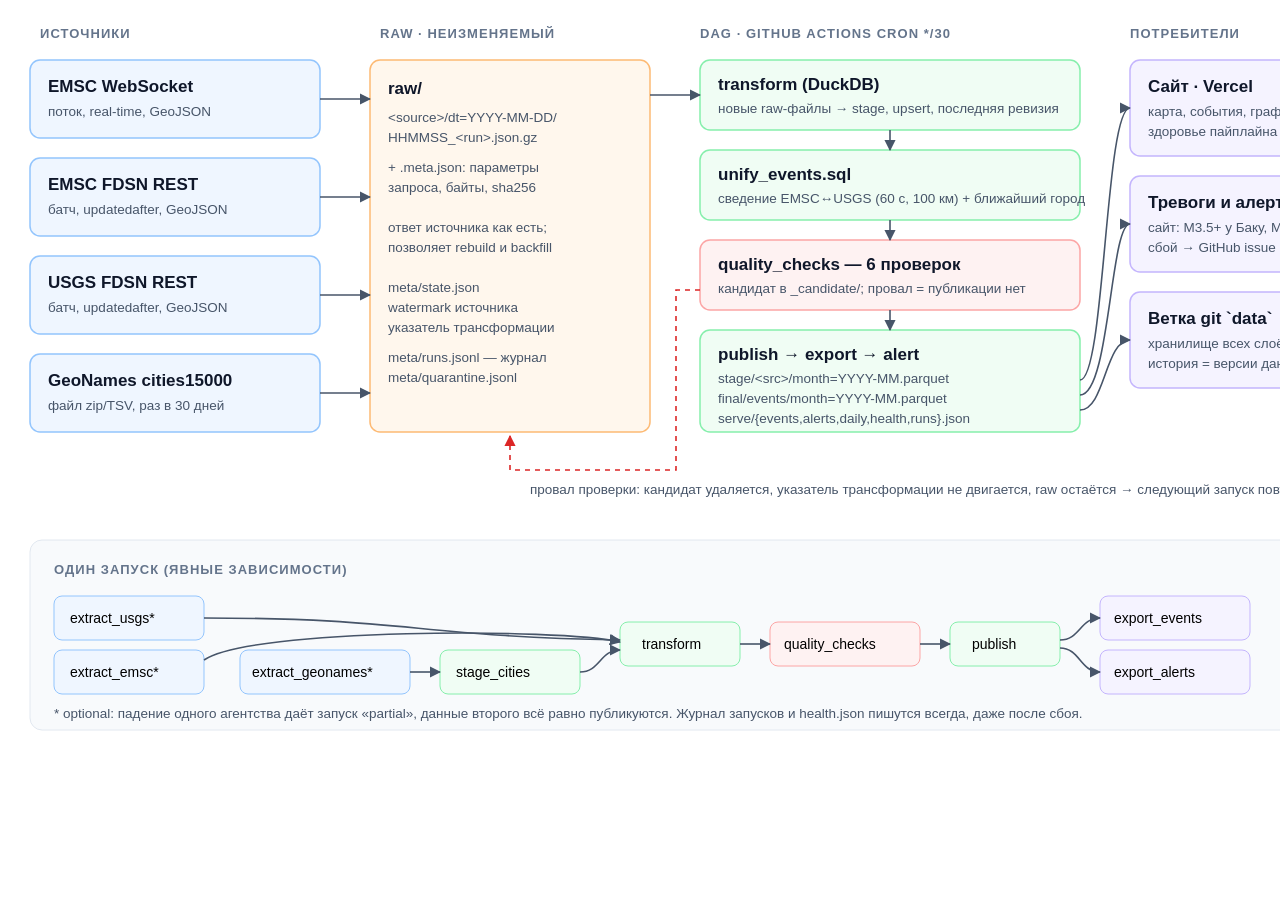
<file: docs/assets/arch.html>
<!doctype html>
<html><head><meta charset="utf-8">
<style>
  body { margin: 0; background: #fff; font-family: "Segoe UI", Inter, sans-serif; }
  svg text { font-family: "Segoe UI", Inter, sans-serif; }
</style></head>
<body>
<svg width="1400" height="760" viewBox="0 0 1400 760" xmlns="http://www.w3.org/2000/svg">
  <defs>
    <marker id="a" viewBox="0 0 10 10" refX="9" refY="5" markerWidth="7" markerHeight="7" orient="auto-start-reverse">
      <path d="M0,0 L10,5 L0,10 z" fill="#475569"/></marker>
    <marker id="r" viewBox="0 0 10 10" refX="9" refY="5" markerWidth="7" markerHeight="7" orient="auto-start-reverse">
      <path d="M0,0 L10,5 L0,10 z" fill="#dc2626"/></marker>
  </defs>
  <style>
    .box { fill: #f8fafc; stroke: #cbd5e1; stroke-width: 1.5; rx: 10; }
    .src { fill: #eff6ff; stroke: #93c5fd; }
    .lay { fill: #fff7ed; stroke: #fdba74; }
    .task { fill: #f0fdf4; stroke: #86efac; }
    .gate { fill: #fef2f2; stroke: #fca5a5; }
    .out { fill: #f5f3ff; stroke: #c4b5fd; }
    .t { font-size: 17px; font-weight: 600; fill: #0f172a; }
    .s { font-size: 13.5px; fill: #475569; }
    .h { font-size: 13px; font-weight: 700; letter-spacing: .08em; fill: #64748b; }
    .l { stroke: #475569; stroke-width: 1.6; fill: none; marker-end: url(#a); }
    .d { stroke: #dc2626; stroke-width: 1.6; fill: none; stroke-dasharray: 5 5; marker-end: url(#r); }
  </style>

  <text x="40" y="38" class="h">ИСТОЧНИКИ</text>
  <text x="380" y="38" class="h">RAW · НЕИЗМЕНЯЕМЫЙ</text>
  <text x="700" y="38" class="h">DAG · GITHUB ACTIONS CRON */30</text>
  <text x="1130" y="38" class="h">ПОТРЕБИТЕЛИ</text>

  <!-- sources -->
  <rect class="box src" x="30" y="60" width="290" height="78"/>
  <text x="48" y="92" class="t">EMSC WebSocket</text>
  <text x="48" y="116" class="s">поток, real-time, GeoJSON</text>
  <rect class="box src" x="30" y="158" width="290" height="78"/>
  <text x="48" y="190" class="t">EMSC FDSN REST</text>
  <text x="48" y="214" class="s">батч, updatedafter, GeoJSON</text>
  <rect class="box src" x="30" y="256" width="290" height="78"/>
  <text x="48" y="288" class="t">USGS FDSN REST</text>
  <text x="48" y="312" class="s">батч, updatedafter, GeoJSON</text>
  <rect class="box src" x="30" y="354" width="290" height="78"/>
  <text x="48" y="386" class="t">GeoNames cities15000</text>
  <text x="48" y="410" class="s">файл zip/TSV, раз в 30 дней</text>

  <!-- raw -->
  <rect class="box lay" x="370" y="60" width="280" height="372"/>
  <text x="388" y="94" class="t">raw/</text>
  <text x="388" y="122" class="s">&lt;source&gt;/dt=YYYY-MM-DD/</text>
  <text x="388" y="142" class="s">HHMMSS_&lt;run&gt;.json.gz</text>
  <text x="388" y="172" class="s">+ .meta.json: параметры</text>
  <text x="388" y="192" class="s">запроса, байты, sha256</text>
  <text x="388" y="232" class="s">ответ источника как есть;</text>
  <text x="388" y="252" class="s">позволяет rebuild и backfill</text>
  <text x="388" y="292" class="s">meta/state.json</text>
  <text x="388" y="312" class="s">  watermark источника</text>
  <text x="388" y="332" class="s">  указатель трансформации</text>
  <text x="388" y="362" class="s">meta/runs.jsonl — журнал</text>
  <text x="388" y="382" class="s">meta/quarantine.jsonl</text>

  <path class="l" d="M320 99 H370"/>
  <path class="l" d="M320 197 H370"/>
  <path class="l" d="M320 295 H370"/>
  <path class="l" d="M320 393 H370"/>

  <!-- dag -->
  <rect class="box task" x="700" y="60" width="380" height="70"/>
  <text x="718" y="90" class="t">transform  (DuckDB)</text>
  <text x="718" y="113" class="s">новые raw-файлы → stage, upsert, последняя ревизия</text>
  <rect class="box task" x="700" y="150" width="380" height="70"/>
  <text x="718" y="180" class="t">unify_events.sql</text>
  <text x="718" y="203" class="s">сведение EMSC↔USGS (60 с, 100 км) + ближайший город</text>
  <rect class="box gate" x="700" y="240" width="380" height="70"/>
  <text x="718" y="270" class="t">quality_checks — 6 проверок</text>
  <text x="718" y="293" class="s">кандидат в _candidate/; провал = публикации нет</text>
  <rect class="box task" x="700" y="330" width="380" height="102"/>
  <text x="718" y="360" class="t">publish → export → alert</text>
  <text x="718" y="383" class="s">stage/&lt;src&gt;/month=YYYY-MM.parquet</text>
  <text x="718" y="403" class="s">final/events/month=YYYY-MM.parquet</text>
  <text x="718" y="423" class="s">serve/{events,alerts,daily,health,runs}.json</text>

  <path class="l" d="M650 95 H700"/>
  <path class="l" d="M890 130 V150"/>
  <path class="l" d="M890 220 V240"/>
  <path class="l" d="M890 310 V330"/>
  <path class="d" d="M700 290 H676 V470 H510 V436"/>
  <text x="530" y="494" class="s" fill="#dc2626">провал проверки: кандидат удаляется, указатель трансформации не двигается, raw остаётся → следующий запуск повторит</text>

  <!-- outputs -->
  <rect class="box out" x="1130" y="60" width="240" height="96"/>
  <text x="1148" y="92" class="t">Сайт · Vercel</text>
  <text x="1148" y="116" class="s">карта, события, графики,</text>
  <text x="1148" y="136" class="s">здоровье пайплайна</text>
  <rect class="box out" x="1130" y="176" width="240" height="96"/>
  <text x="1148" y="208" class="t">Тревоги и алерты</text>
  <text x="1148" y="232" class="s">сайт: M3.5+ у Баку, M5+;</text>
  <text x="1148" y="252" class="s">сбой → GitHub issue</text>
  <rect class="box out" x="1130" y="292" width="240" height="96"/>
  <text x="1148" y="324" class="t">Ветка git `data`</text>
  <text x="1148" y="348" class="s">хранилище всех слоёв,</text>
  <text x="1148" y="368" class="s">история = версии данных</text>
  <path class="l" d="M1080 380 C1105 380 1105 108 1130 108"/>
  <path class="l" d="M1080 395 C1110 395 1110 224 1130 224"/>
  <path class="l" d="M1080 410 C1105 410 1105 340 1130 340"/>

  <!-- footer band -->
  <rect x="30" y="540" width="1340" height="190" rx="12" fill="#f8fafc" stroke="#e2e8f0"/>
  <text x="54" y="574" class="h">ОДИН ЗАПУСК (ЯВНЫЕ ЗАВИСИМОСТИ)</text>
  <g font-size="14">
    <rect x="54"  y="596" width="150" height="44" rx="8" fill="#eff6ff" stroke="#93c5fd"/><text x="70"  y="623">extract_usgs*</text>
    <rect x="54"  y="650" width="150" height="44" rx="8" fill="#eff6ff" stroke="#93c5fd"/><text x="70"  y="677">extract_emsc*</text>
    <rect x="240" y="650" width="170" height="44" rx="8" fill="#eff6ff" stroke="#93c5fd"/><text x="252" y="677">extract_geonames*</text>
    <rect x="440" y="650" width="140" height="44" rx="8" fill="#f0fdf4" stroke="#86efac"/><text x="456" y="677">stage_cities</text>
    <rect x="620" y="622" width="120" height="44" rx="8" fill="#f0fdf4" stroke="#86efac"/><text x="642" y="649">transform</text>
    <rect x="770" y="622" width="150" height="44" rx="8" fill="#fef2f2" stroke="#fca5a5"/><text x="784" y="649">quality_checks</text>
    <rect x="950" y="622" width="110" height="44" rx="8" fill="#f0fdf4" stroke="#86efac"/><text x="972" y="649">publish</text>
    <rect x="1100" y="596" width="150" height="44" rx="8" fill="#f5f3ff" stroke="#c4b5fd"/><text x="1114" y="623">export_events</text>
    <rect x="1100" y="650" width="150" height="44" rx="8" fill="#f5f3ff" stroke="#c4b5fd"/><text x="1114" y="677">export_alerts</text>
  </g>
  <path class="l" d="M204 618 C410 618 410 636 620 640"/>
  <path class="l" d="M204 660 C250 628 560 628 620 642"/>
  <path class="l" d="M410 672 H440"/>
  <path class="l" d="M580 672 C600 672 600 650 620 650"/>
  <path class="l" d="M740 644 H770"/>
  <path class="l" d="M920 644 H950"/>
  <path class="l" d="M1060 640 C1080 640 1080 618 1100 618"/>
  <path class="l" d="M1060 648 C1080 648 1080 672 1100 672"/>
  <text x="54" y="718" class="s">* optional: падение одного агентства даёт запуск «partial», данные второго всё равно публикуются. Журнал запусков и health.json пишутся всегда, даже после сбоя.</text>
</svg>
</body></html>
</file>
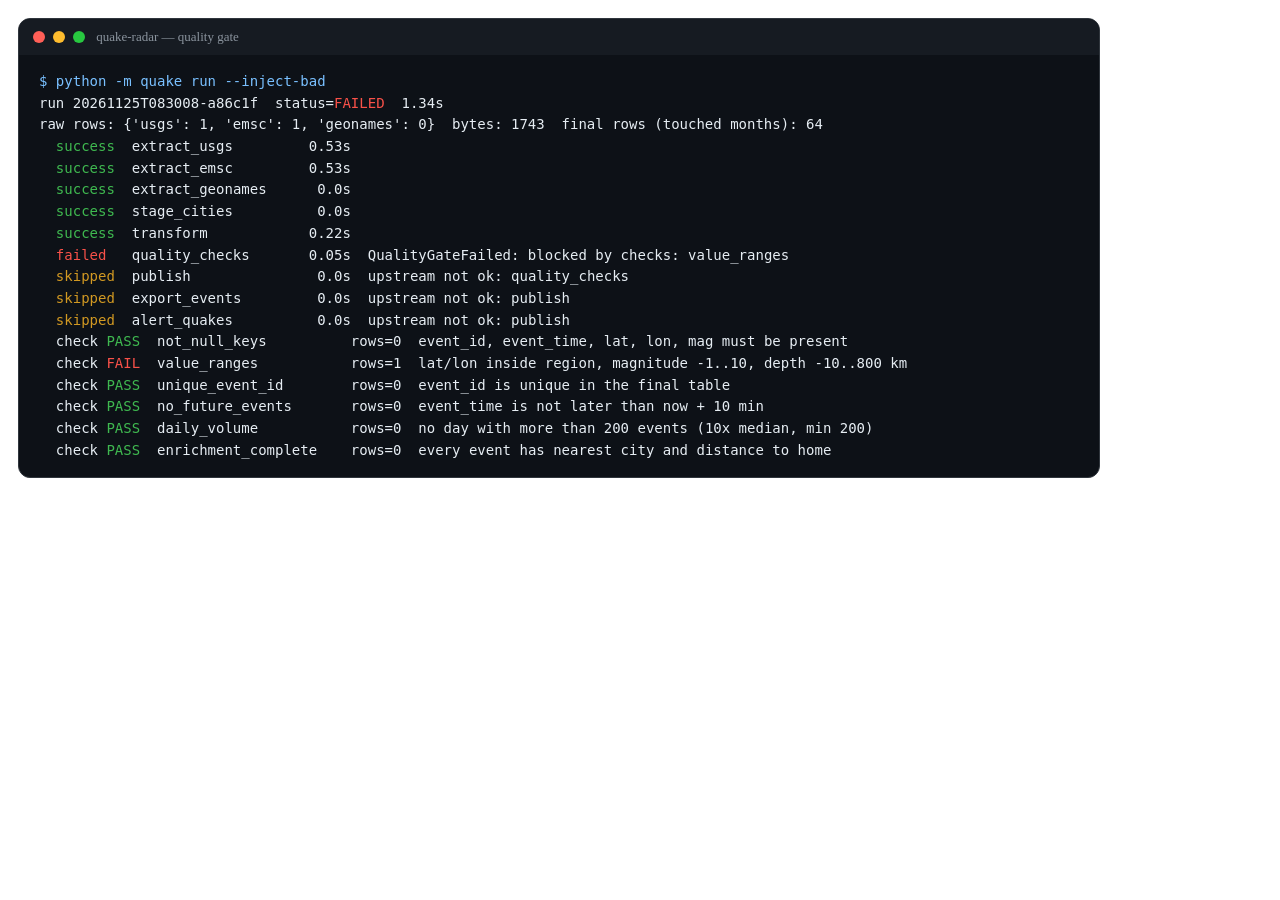
<file: docs/assets/t_inject.html>
<!doctype html><html><head><meta charset="utf-8"><style>
body{margin:0;background:#fff;padding:18px}
.w{background:#0d1117;border-radius:12px;overflow:hidden;border:1px solid #30363d;display:inline-block;min-width:1080px}
.b{background:#161b22;padding:10px 14px;color:#8b949e;font:13px 'Segoe UI';display:flex;gap:8px;align-items:center}
.d{width:12px;height:12px;border-radius:50%;display:inline-block}
pre{margin:0;padding:16px 20px;color:#e6edf3;font:14px/1.55 Consolas,'JetBrains Mono',monospace;white-space:pre}
.p{color:#79c0ff}</style></head><body><div class="w"><div class="b">
<span class="d" style="background:#ff5f57"></span><span class="d" style="background:#febc2e"></span><span class="d" style="background:#28c840"></span>&nbsp;quake-radar — quality gate</div>
<pre><span class="p">$ python -m quake run --inject-bad</span>
run 20261125T083008-a86c1f  status=<span style="color:#f85149">FAILED</span>  1.34s
raw rows: {&#x27;usgs&#x27;: 1, &#x27;emsc&#x27;: 1, &#x27;geonames&#x27;: 0}  bytes: 1743  final rows (touched months): 64
  <span style="color:#3fb950">success</span>  extract_usgs         0.53s  
  <span style="color:#3fb950">success</span>  extract_emsc         0.53s  
  <span style="color:#3fb950">success</span>  extract_geonames      0.0s  
  <span style="color:#3fb950">success</span>  stage_cities          0.0s  
  <span style="color:#3fb950">success</span>  transform            0.22s  
  <span style="color:#f85149">failed</span>   quality_checks       0.05s  QualityGateFailed: blocked by checks: value_ranges
  <span style="color:#d29922">skipped</span>  publish               0.0s  upstream not ok: quality_checks
  <span style="color:#d29922">skipped</span>  export_events         0.0s  upstream not ok: publish
  <span style="color:#d29922">skipped</span>  alert_quakes          0.0s  upstream not ok: publish
  check <span style="color:#3fb950">PASS</span>  not_null_keys          rows=0  event_id, event_time, lat, lon, mag must be present
  check <span style="color:#f85149">FAIL</span>  value_ranges           rows=1  lat/lon inside region, magnitude -1..10, depth -10..800 km
  check <span style="color:#3fb950">PASS</span>  unique_event_id        rows=0  event_id is unique in the final table
  check <span style="color:#3fb950">PASS</span>  no_future_events       rows=0  event_time is not later than now + 10 min
  check <span style="color:#3fb950">PASS</span>  daily_volume           rows=0  no day with more than 200 events (10x median, min 200)
  check <span style="color:#3fb950">PASS</span>  enrichment_complete    rows=0  every event has nearest city and distance to home</pre></div></body></html>
</file>
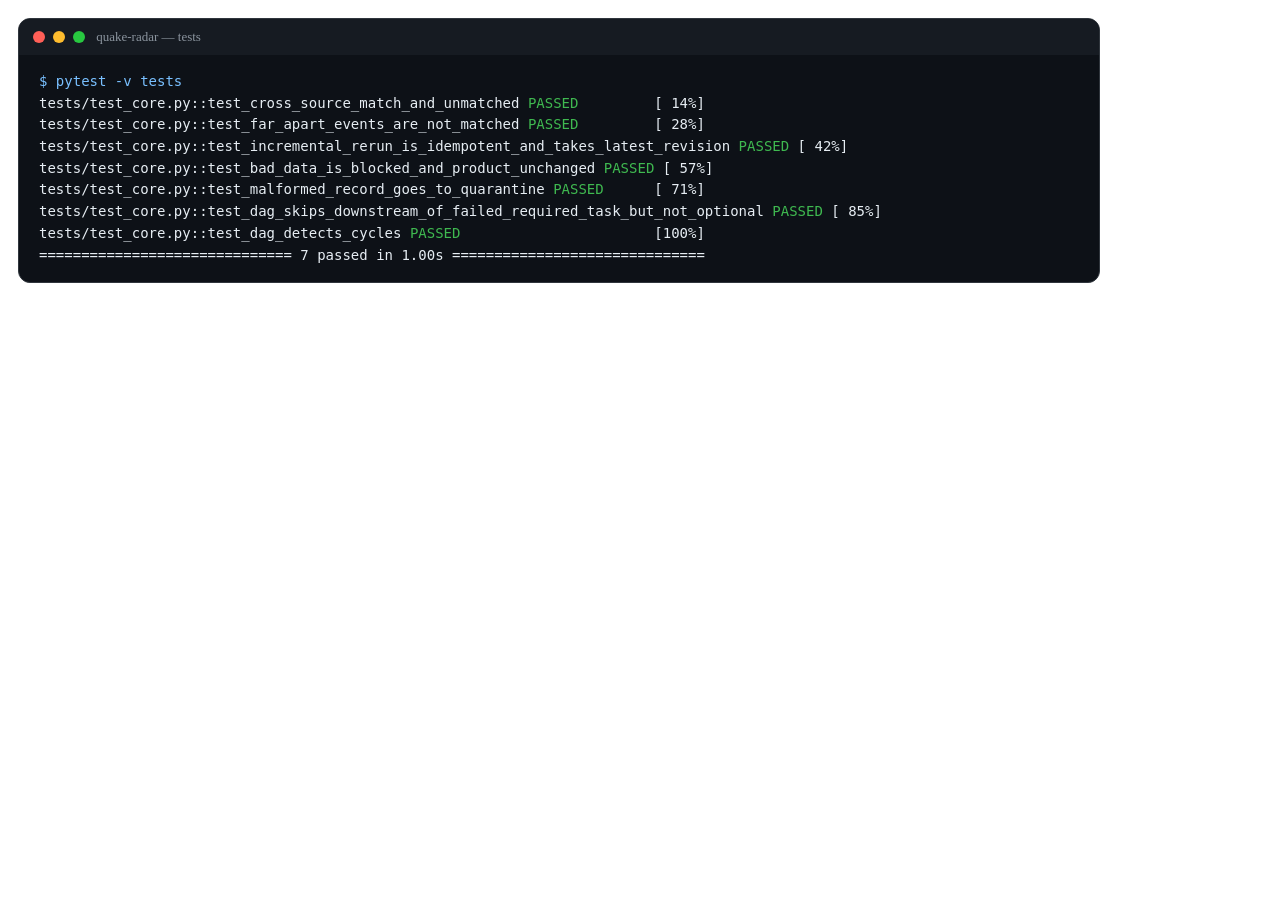
<file: docs/assets/t_pytest.html>
<!doctype html><html><head><meta charset="utf-8"><style>
body{margin:0;background:#fff;padding:18px}
.w{background:#0d1117;border-radius:12px;overflow:hidden;border:1px solid #30363d;display:inline-block;min-width:1080px}
.b{background:#161b22;padding:10px 14px;color:#8b949e;font:13px 'Segoe UI';display:flex;gap:8px;align-items:center}
.d{width:12px;height:12px;border-radius:50%;display:inline-block}
pre{margin:0;padding:16px 20px;color:#e6edf3;font:14px/1.55 Consolas,'JetBrains Mono',monospace;white-space:pre}
.p{color:#79c0ff}</style></head><body><div class="w"><div class="b">
<span class="d" style="background:#ff5f57"></span><span class="d" style="background:#febc2e"></span><span class="d" style="background:#28c840"></span>&nbsp;quake-radar — tests</div>
<pre><span class="p">$ pytest -v tests</span>
tests/test_core.py::test_cross_source_match_and_unmatched <span style="color:#3fb950">PASSED</span>         [ 14%]
tests/test_core.py::test_far_apart_events_are_not_matched <span style="color:#3fb950">PASSED</span>         [ 28%]
tests/test_core.py::test_incremental_rerun_is_idempotent_and_takes_latest_revision <span style="color:#3fb950">PASSED</span> [ 42%]
tests/test_core.py::test_bad_data_is_blocked_and_product_unchanged <span style="color:#3fb950">PASSED</span> [ 57%]
tests/test_core.py::test_malformed_record_goes_to_quarantine <span style="color:#3fb950">PASSED</span>      [ 71%]
tests/test_core.py::test_dag_skips_downstream_of_failed_required_task_but_not_optional <span style="color:#3fb950">PASSED</span> [ 85%]
tests/test_core.py::test_dag_detects_cycles <span style="color:#3fb950">PASSED</span>                       [100%]
============================== 7 passed in 1.00s ==============================</pre></div></body></html>
</file>
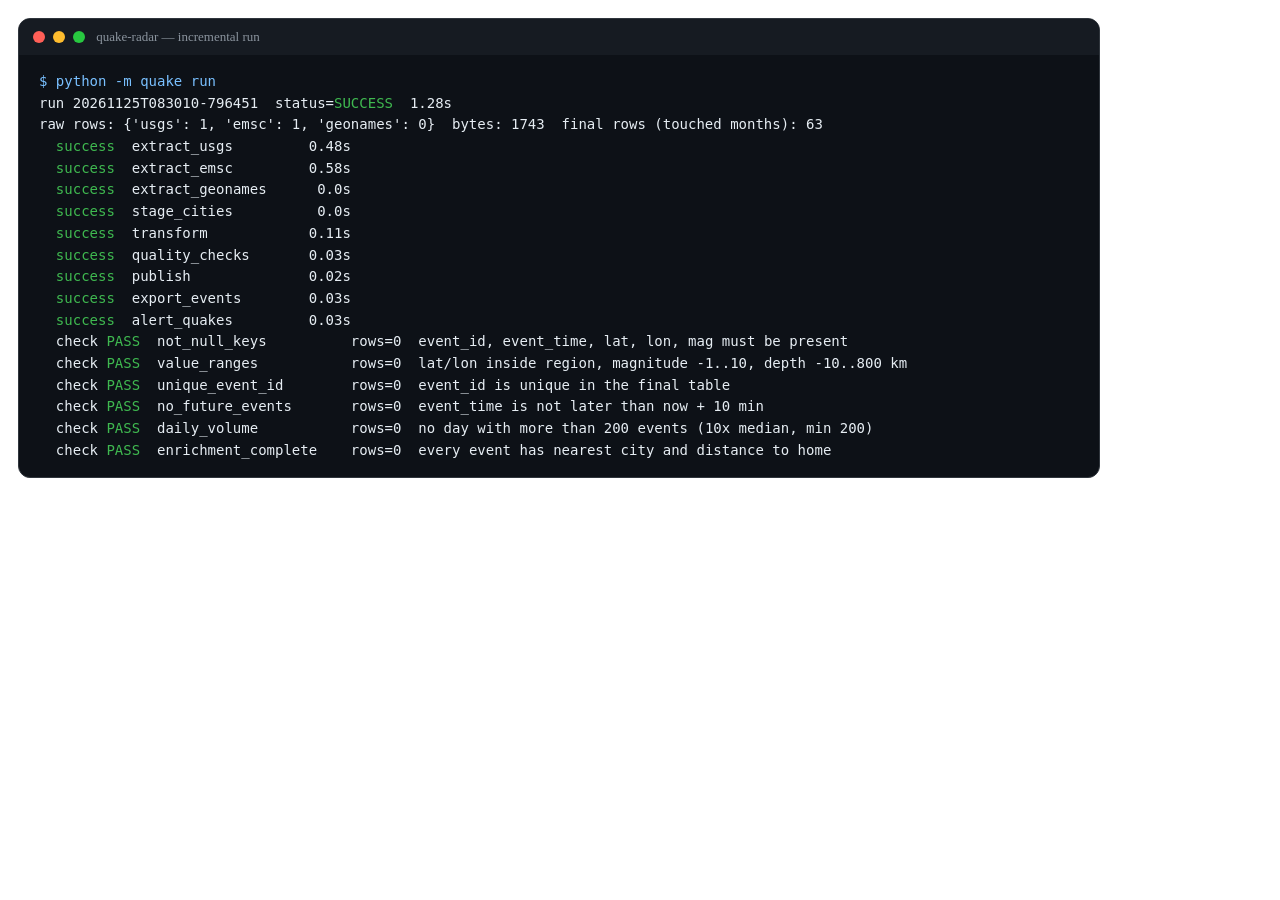
<file: docs/assets/t_run.html>
<!doctype html><html><head><meta charset="utf-8"><style>
body{margin:0;background:#fff;padding:18px}
.w{background:#0d1117;border-radius:12px;overflow:hidden;border:1px solid #30363d;display:inline-block;min-width:1080px}
.b{background:#161b22;padding:10px 14px;color:#8b949e;font:13px 'Segoe UI';display:flex;gap:8px;align-items:center}
.d{width:12px;height:12px;border-radius:50%;display:inline-block}
pre{margin:0;padding:16px 20px;color:#e6edf3;font:14px/1.55 Consolas,'JetBrains Mono',monospace;white-space:pre}
.p{color:#79c0ff}</style></head><body><div class="w"><div class="b">
<span class="d" style="background:#ff5f57"></span><span class="d" style="background:#febc2e"></span><span class="d" style="background:#28c840"></span>&nbsp;quake-radar — incremental run</div>
<pre><span class="p">$ python -m quake run</span>
run 20261125T083010-796451  status=<span style="color:#3fb950">SUCCESS</span>  1.28s
raw rows: {&#x27;usgs&#x27;: 1, &#x27;emsc&#x27;: 1, &#x27;geonames&#x27;: 0}  bytes: 1743  final rows (touched months): 63
  <span style="color:#3fb950">success</span>  extract_usgs         0.48s  
  <span style="color:#3fb950">success</span>  extract_emsc         0.58s  
  <span style="color:#3fb950">success</span>  extract_geonames      0.0s  
  <span style="color:#3fb950">success</span>  stage_cities          0.0s  
  <span style="color:#3fb950">success</span>  transform            0.11s  
  <span style="color:#3fb950">success</span>  quality_checks       0.03s  
  <span style="color:#3fb950">success</span>  publish              0.02s  
  <span style="color:#3fb950">success</span>  export_events        0.03s  
  <span style="color:#3fb950">success</span>  alert_quakes         0.03s  
  check <span style="color:#3fb950">PASS</span>  not_null_keys          rows=0  event_id, event_time, lat, lon, mag must be present
  check <span style="color:#3fb950">PASS</span>  value_ranges           rows=0  lat/lon inside region, magnitude -1..10, depth -10..800 km
  check <span style="color:#3fb950">PASS</span>  unique_event_id        rows=0  event_id is unique in the final table
  check <span style="color:#3fb950">PASS</span>  no_future_events       rows=0  event_time is not later than now + 10 min
  check <span style="color:#3fb950">PASS</span>  daily_volume           rows=0  no day with more than 200 events (10x median, min 200)
  check <span style="color:#3fb950">PASS</span>  enrichment_complete    rows=0  every event has nearest city and distance to home</pre></div></body></html>
</file>
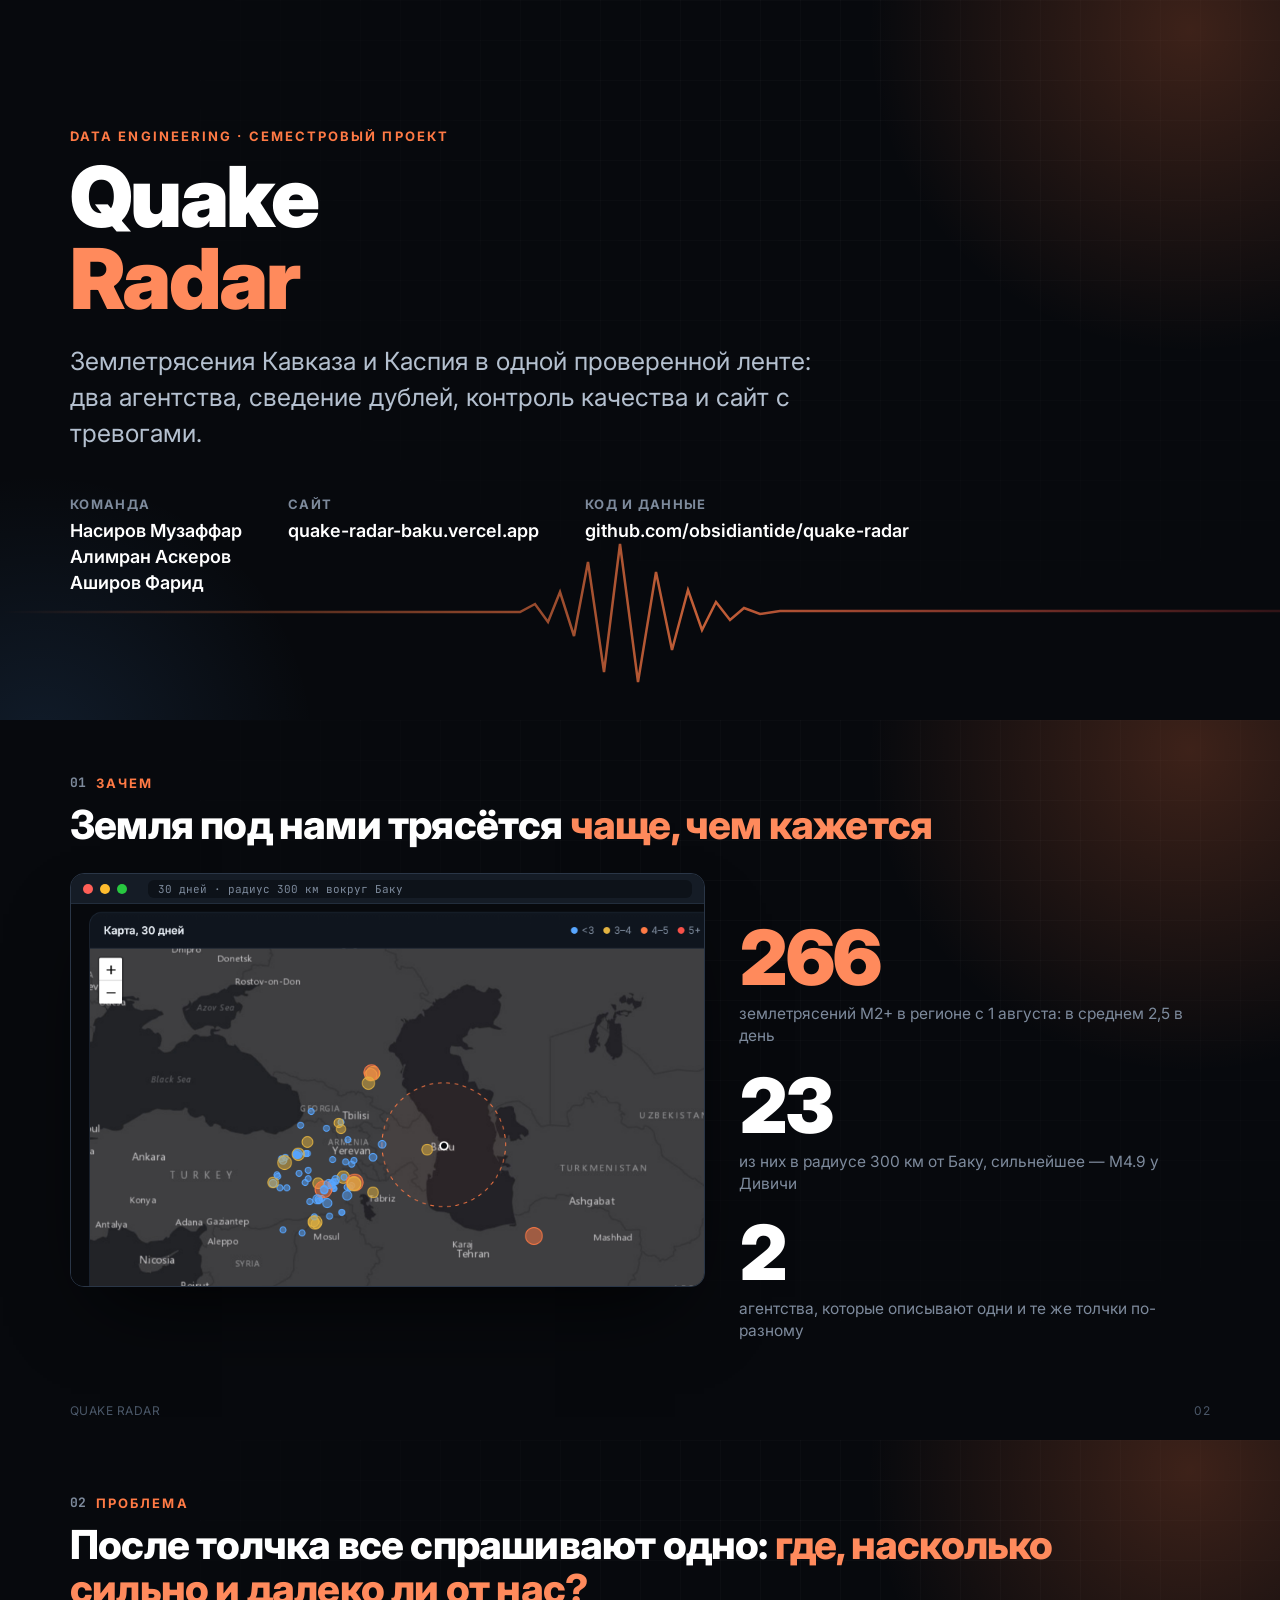
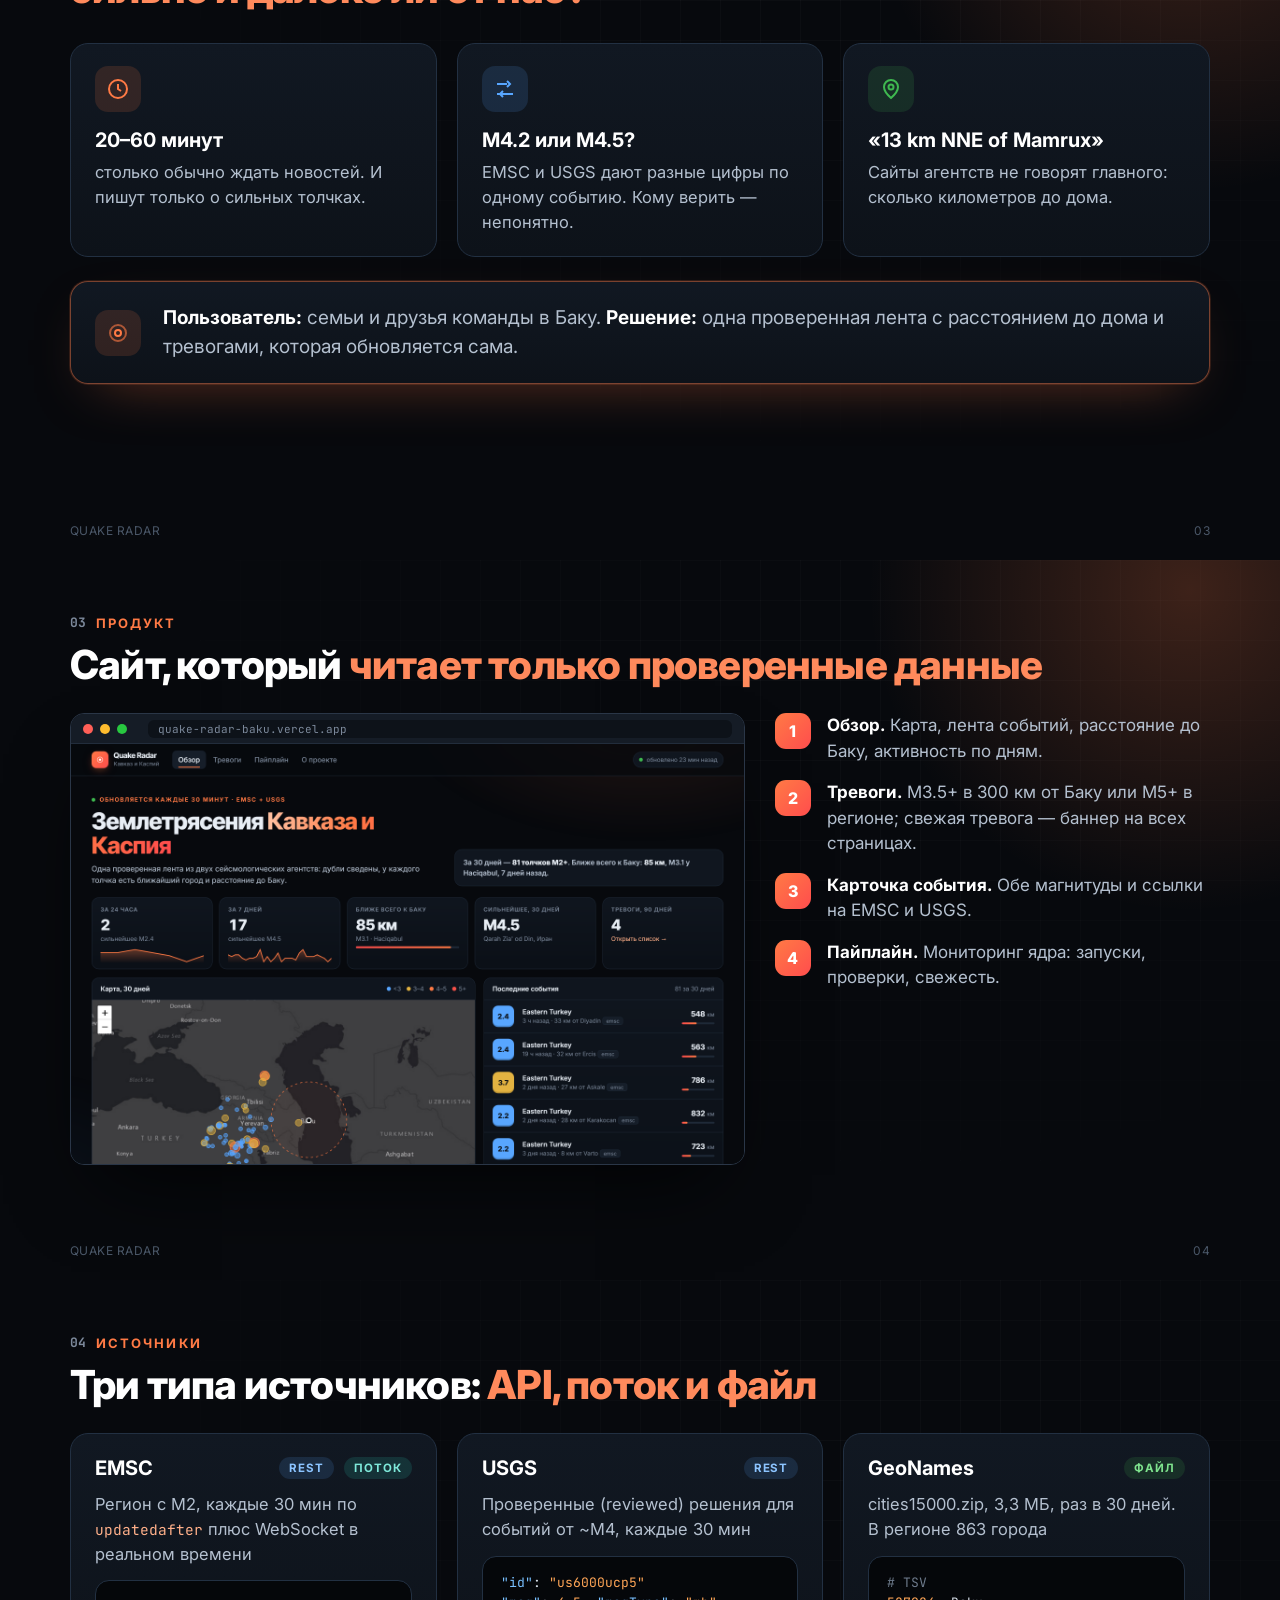
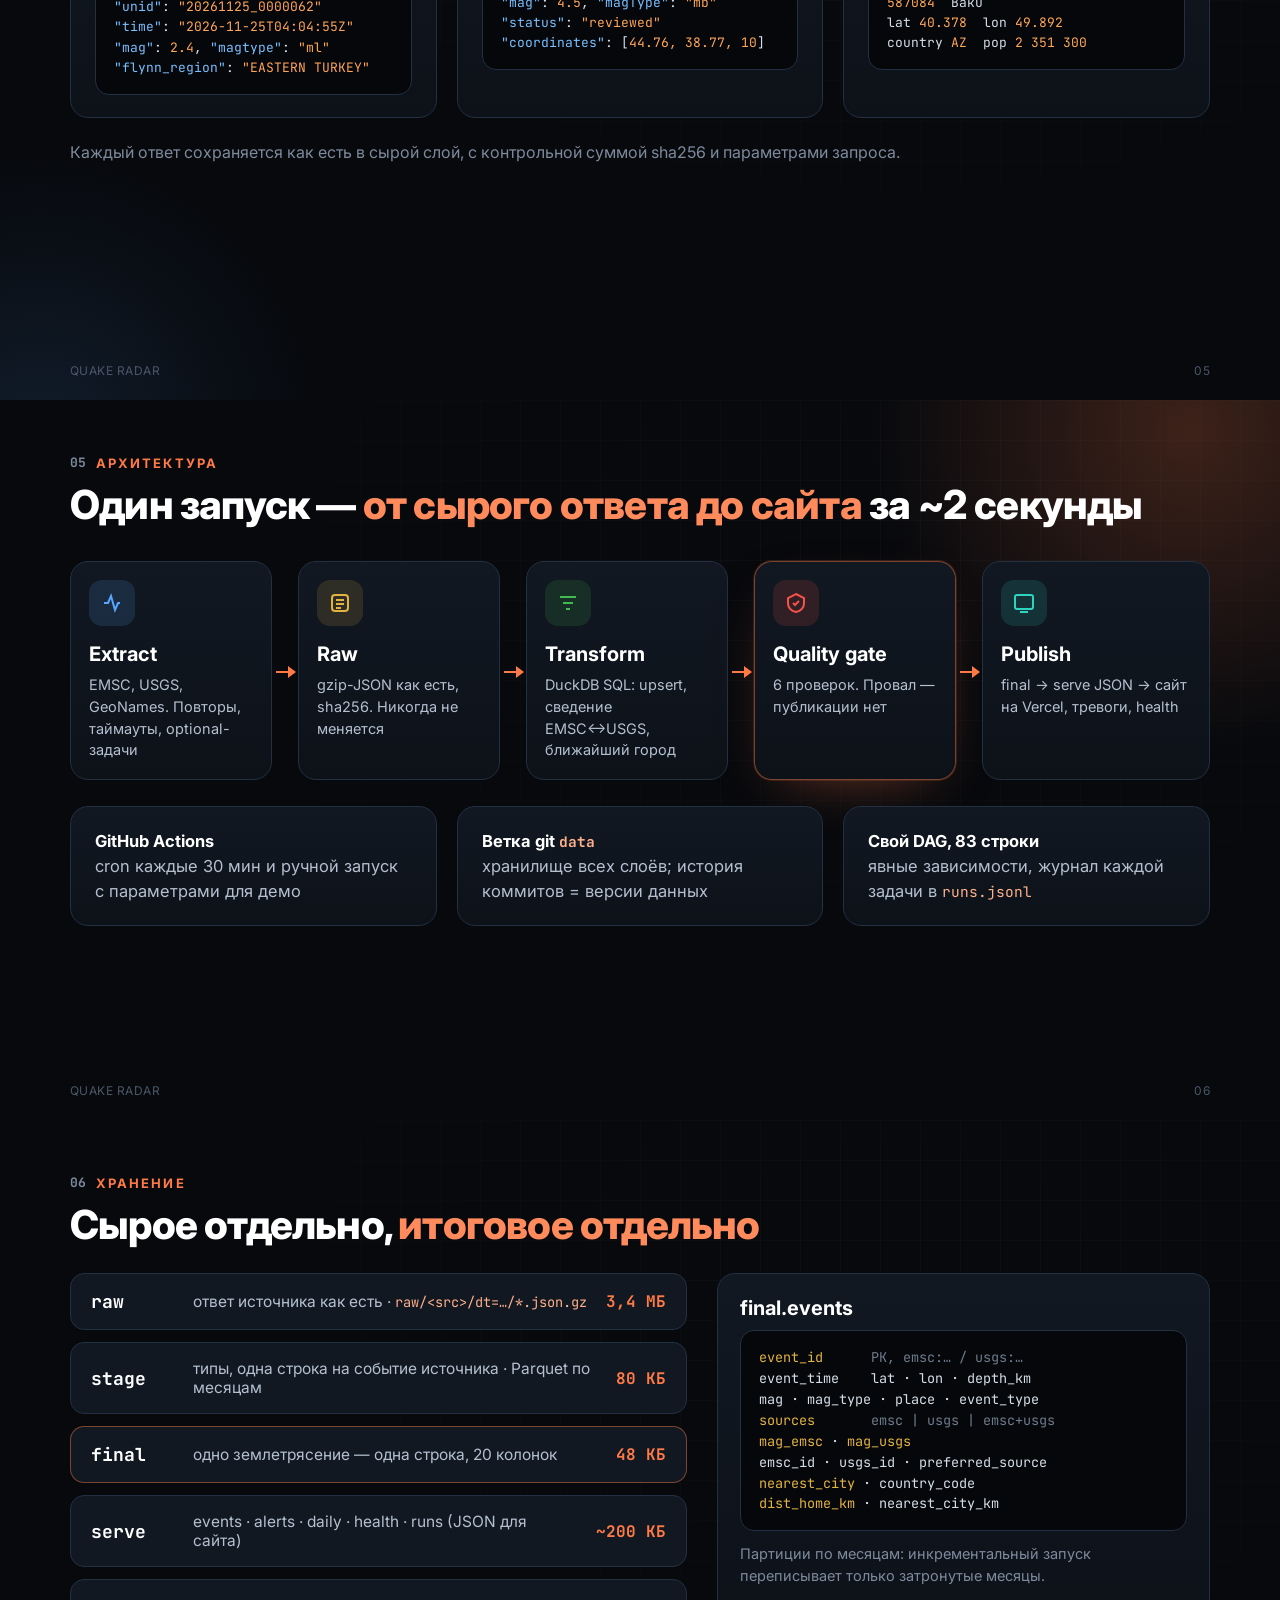
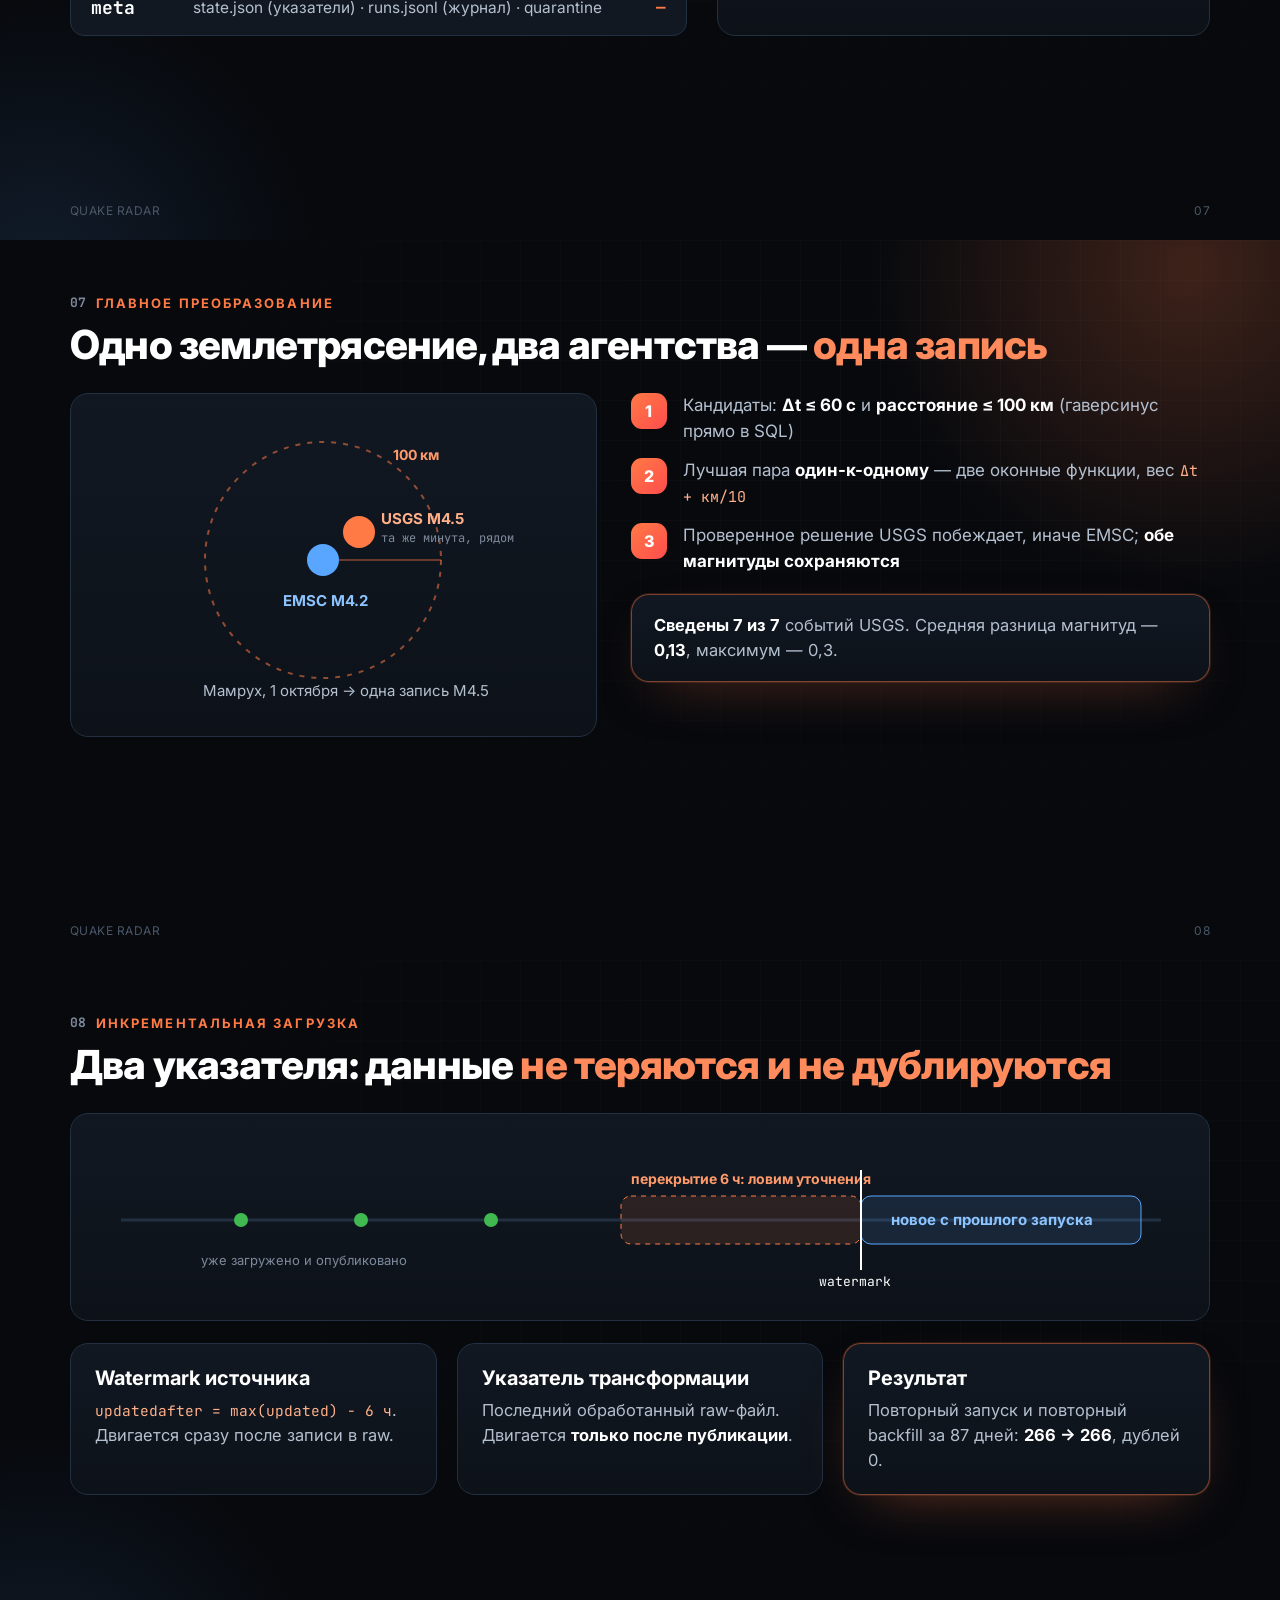
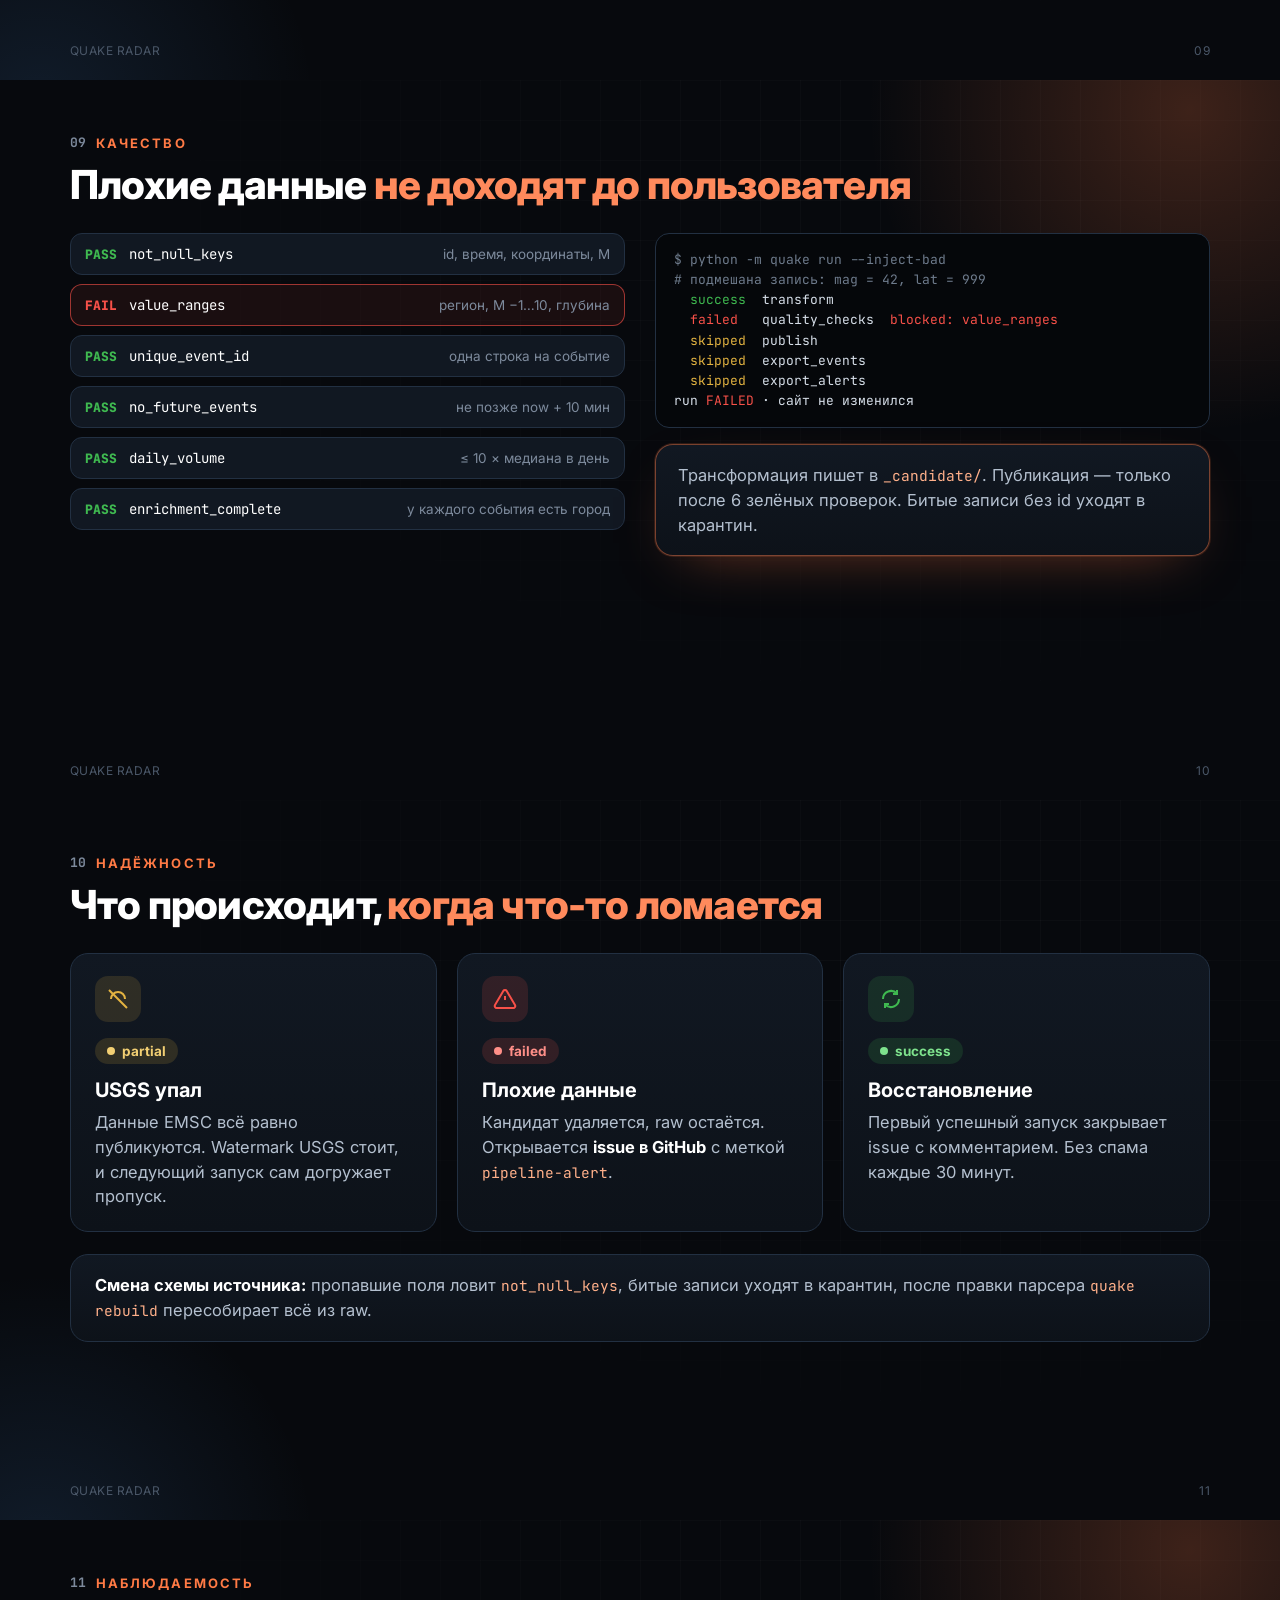
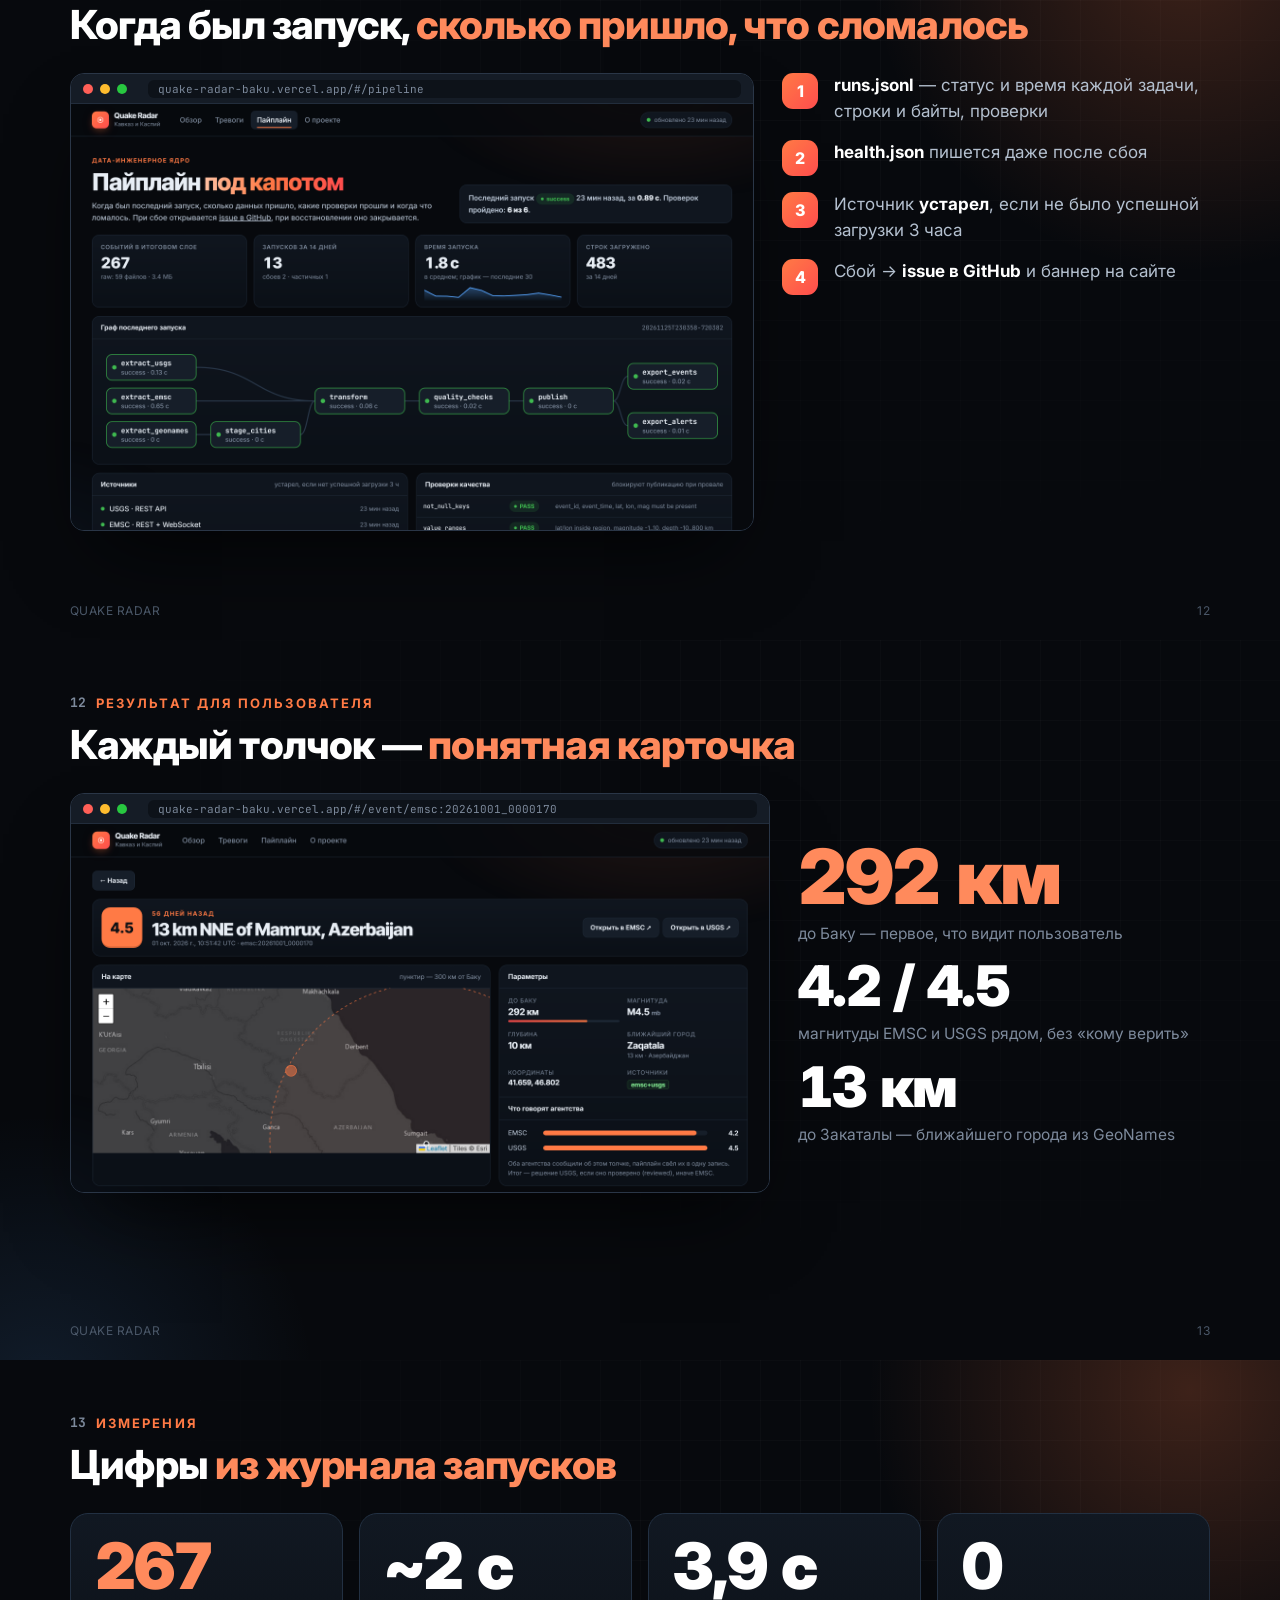
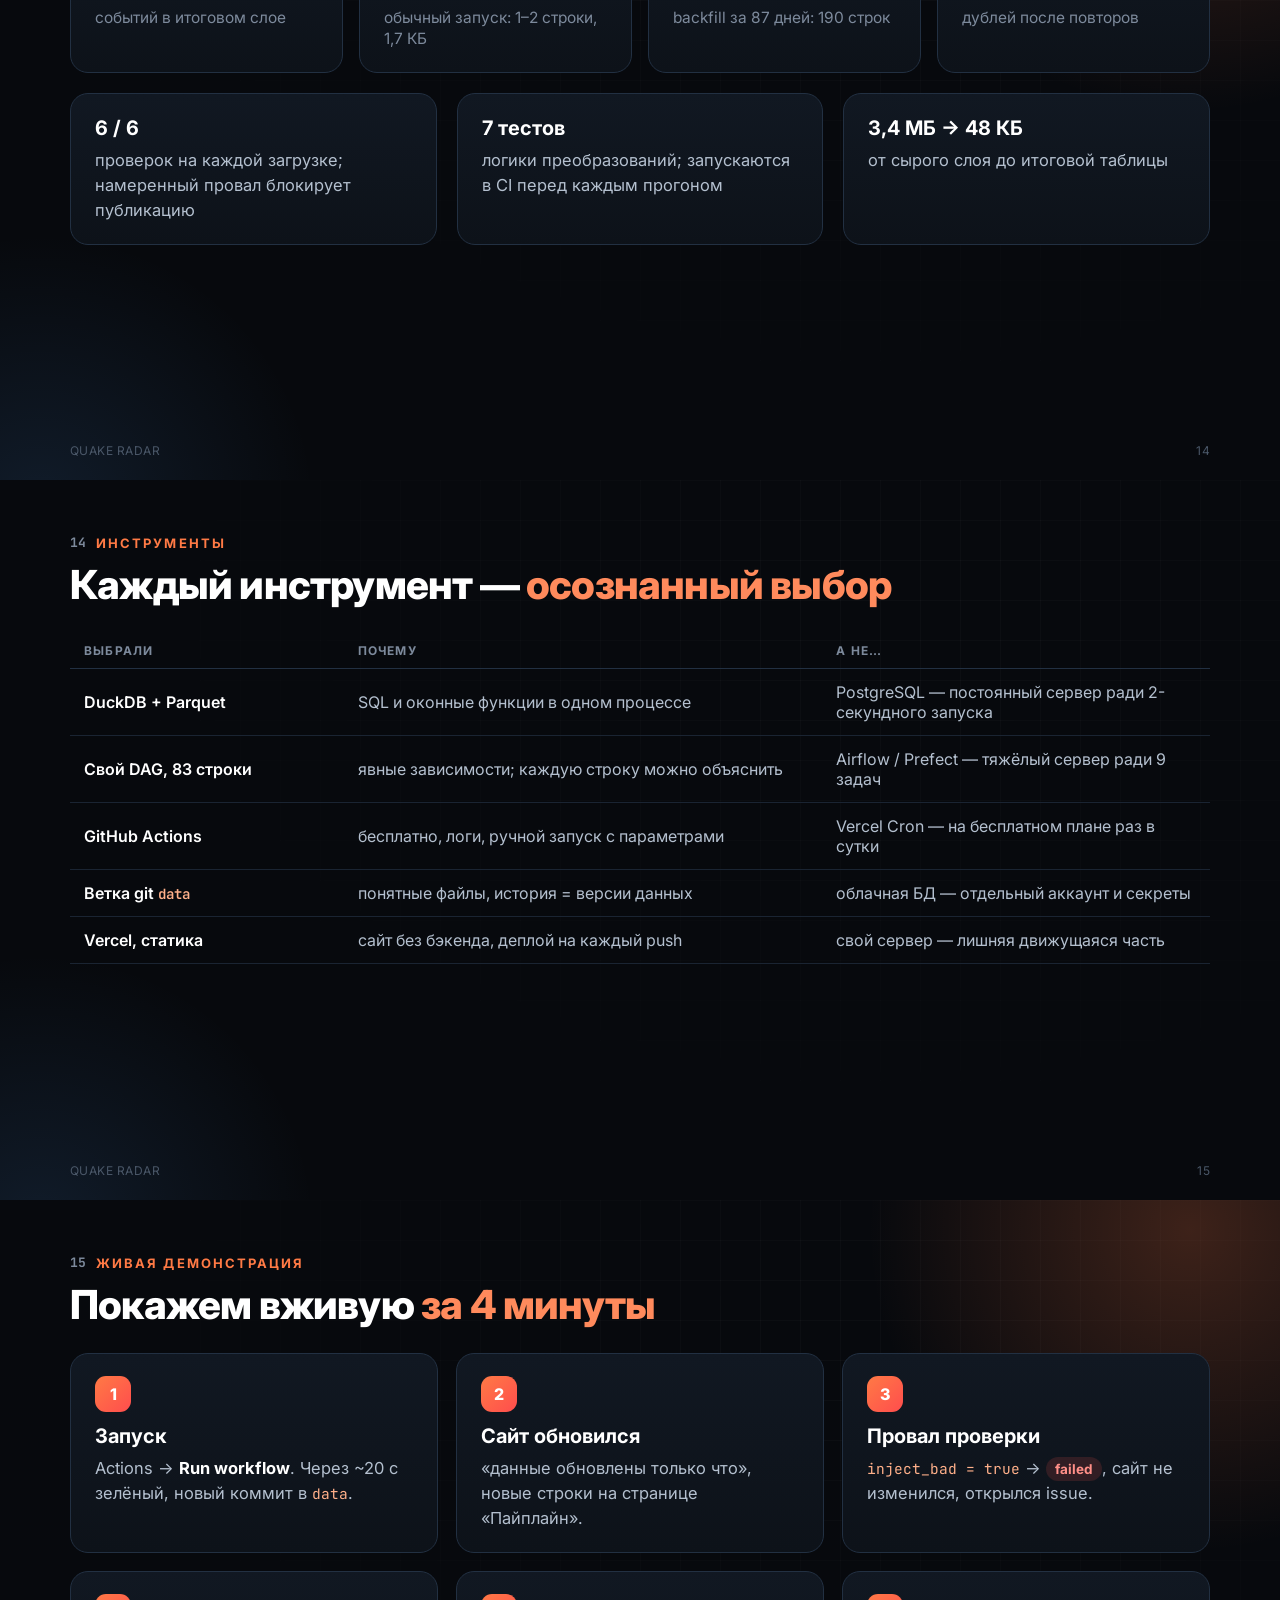
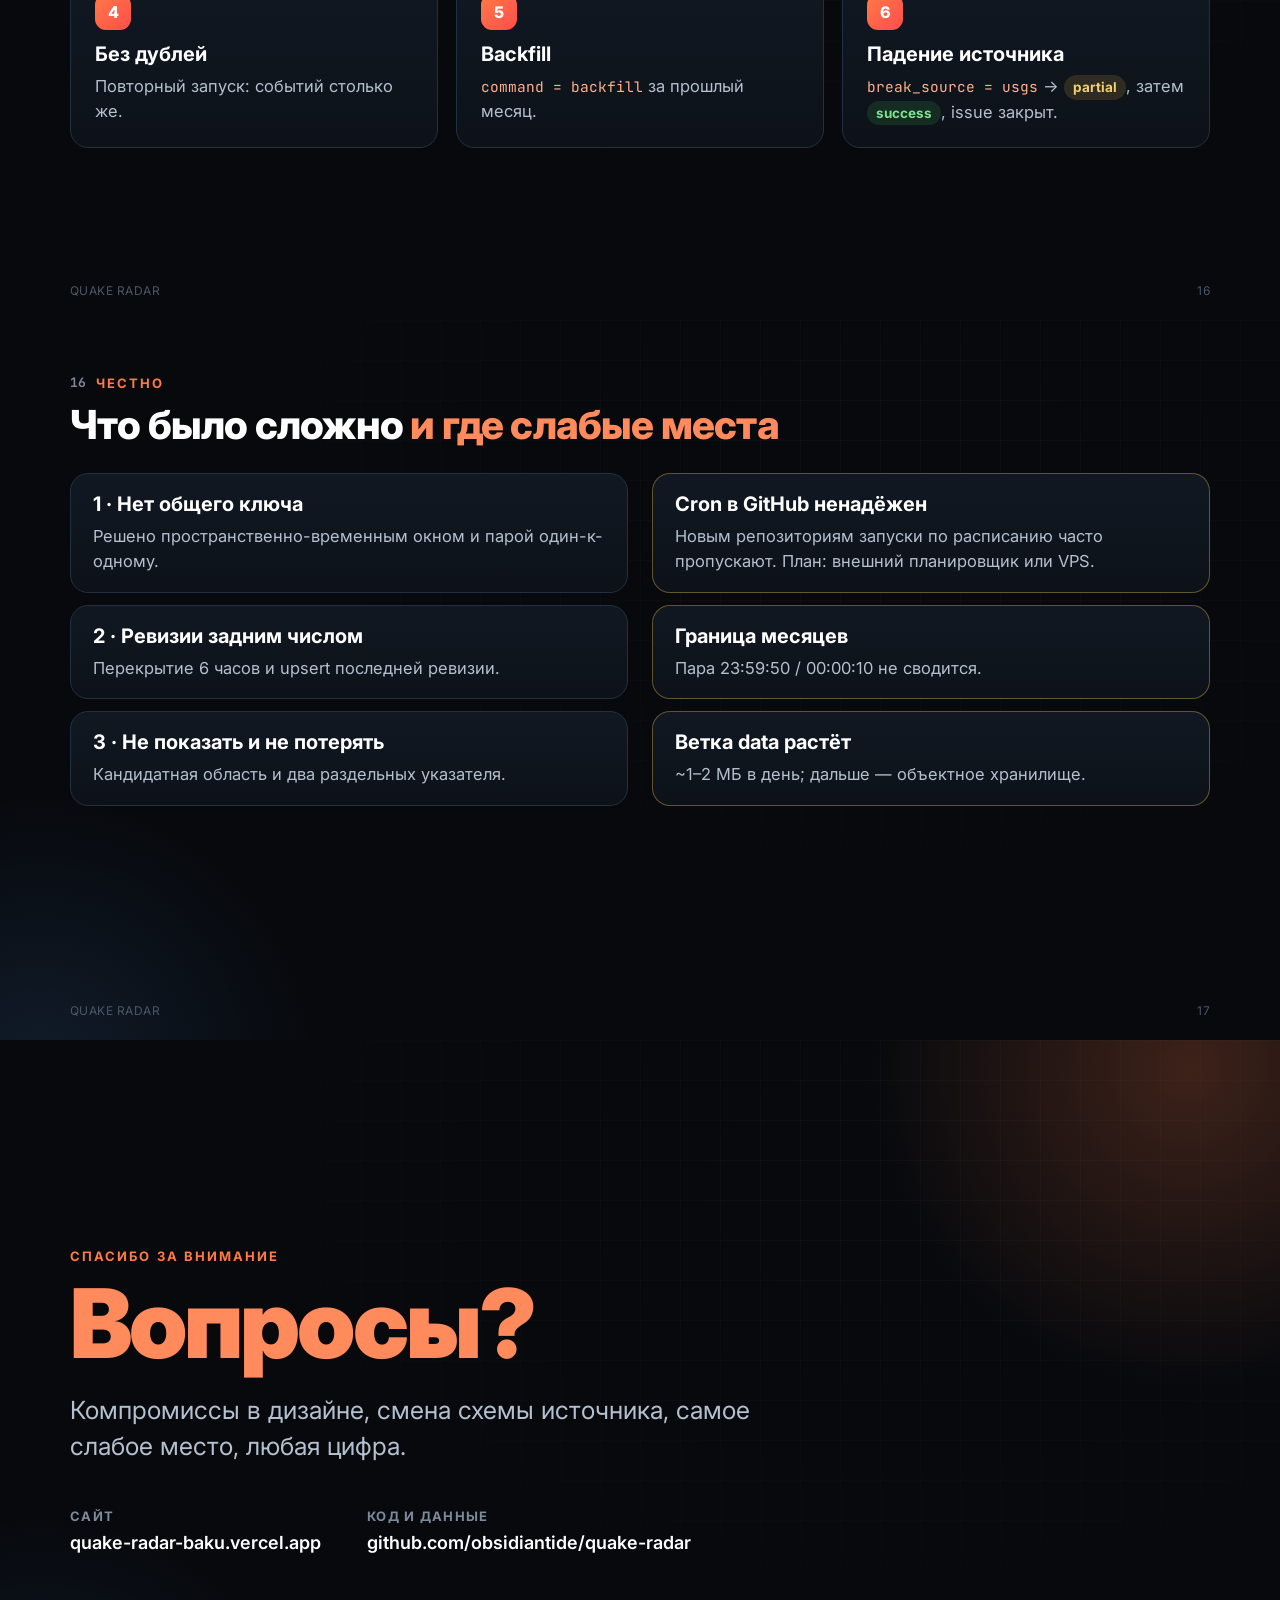
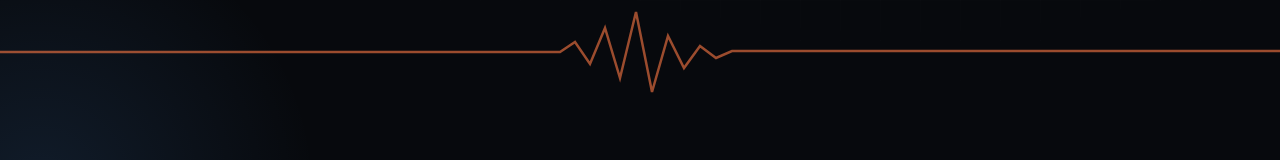
<file: docs/slides/slides.html>
<!doctype html>
<html lang="ru">
<head>
<meta charset="utf-8">
<title>Quake Radar — презентация</title>
<link href="https://fonts.googleapis.com/css2?family=Inter:wght@400;500;600;700;800;900&family=JetBrains+Mono:wght@400;600;700&display=swap" rel="stylesheet">
<style>
  @page { size: 1280px 720px; margin: 0; }
  :root {
    --bg: #07090d; --bg2: #0d1219; --panel: #111822; --line: #223042;
    --body: #b4c0cf; --muted: #7d8a9c;
    --accent: #ff7a45; --accent2: #ff4d4d; --ok: #3fb950; --warn: #e3b341; --bad: #f85149; --blue: #58a6ff; --teal: #2dd4bf;
  }
  * { box-sizing: border-box; margin: 0; padding: 0; }
  html, body { background: var(--bg); -webkit-print-color-adjust: exact; print-color-adjust: exact; }
  body { font-family: Inter, "Segoe UI", sans-serif; color: var(--body); }
  .s { width: 1280px; height: 720px; position: relative; overflow: hidden; page-break-after: always;
       padding: 54px 70px 50px; display: flex; flex-direction: column; background: var(--bg); }
  .s:last-child { page-break-after: auto; }
  .s::before { content: ""; position: absolute; inset: 0; pointer-events: none;
    background-image: linear-gradient(rgba(255,255,255,.025) 1px, transparent 1px), linear-gradient(90deg, rgba(255,255,255,.025) 1px, transparent 1px);
    background-size: 40px 40px; -webkit-mask-image: radial-gradient(ellipse at 70% 20%, #000 10%, transparent 70%); mask-image: radial-gradient(ellipse at 70% 20%, #000 10%, transparent 70%); }
  .glow { position: absolute; border-radius: 50%; pointer-events: none; }
  .g1 { width: 700px; height: 700px; right: -260px; top: -320px; background: radial-gradient(circle, rgba(255,122,69,.22), transparent 65%); }
  .g2 { width: 600px; height: 600px; left: -260px; bottom: -330px; background: radial-gradient(circle, rgba(88,166,255,.12), transparent 65%); }
  .s > *:not(.glow):not(.seis):not(.foot) { position: relative; }
  .kick { display: inline-flex; align-items: center; gap: 10px; font-size: 13px; font-weight: 700; letter-spacing: .16em; text-transform: uppercase; color: var(--accent); margin-bottom: 12px; }
  .kick .n { font-family: "JetBrains Mono", monospace; color: var(--muted); letter-spacing: 0; }
  h1 { font-size: 84px; line-height: .98; font-weight: 900; color: #fff; letter-spacing: -.03em; }
  h2 { font-size: 40px; line-height: 1.1; font-weight: 800; color: #fff; letter-spacing: -.02em; margin-bottom: 26px; max-width: 1080px; }
  h2 em, h1 em { font-style: normal; color: #ff8a5c; }
  h3 { font-size: 20px; font-weight: 700; color: #fff; margin-bottom: 8px; }
  p { font-size: 18px; line-height: 1.5; }
  b, strong { color: #fff; font-weight: 700; }
  code, .mono { font-family: "JetBrains Mono", Consolas, monospace; font-size: .88em; color: #ffb08a; }
  .foot { position: absolute; left: 70px; right: 70px; bottom: 22px; display: flex; justify-content: space-between; font-size: 12px; color: #4a5768; letter-spacing: .04em; }
  .row { display: flex; gap: 10px; } .col { display: flex; flex-direction: column; gap: 16px; }
  .grid2 { display: grid; grid-template-columns: 1fr 1fr; gap: 24px; }
  .grid3 { display: grid; grid-template-columns: repeat(3, 1fr); gap: 20px; }
  .grid4 { display: grid; grid-template-columns: repeat(4, 1fr); gap: 16px; }
  .card { background: linear-gradient(180deg, var(--panel), var(--bg2)); border: 1px solid var(--line); border-radius: 18px; padding: 22px 24px; }
  .card p { font-size: 16.5px; color: var(--body); }
  .card.hot { border-color: rgba(255,122,69,.45); box-shadow: 0 0 0 1px rgba(255,122,69,.15), 0 20px 60px -30px rgba(255,122,69,.5); }
  .icon { width: 46px; height: 46px; border-radius: 13px; display: grid; place-items: center; margin-bottom: 16px; }
  .icon svg { width: 24px; height: 24px; }
  .i-or { background: rgba(255,122,69,.14); color: var(--accent); } .i-bl { background: rgba(88,166,255,.14); color: var(--blue); }
  .i-gr { background: rgba(63,185,80,.14); color: var(--ok); } .i-te { background: rgba(45,212,191,.14); color: var(--teal); }
  .i-rd { background: rgba(248,81,73,.14); color: var(--bad); } .i-ye { background: rgba(227,179,65,.14); color: var(--warn); }
  .tag { display: inline-block; font-size: 11.5px; font-weight: 700; letter-spacing: .08em; text-transform: uppercase; padding: 4px 10px; border-radius: 999px; }
  .t-api { background: rgba(88,166,255,.14); color: #8cc4ff; } .t-str { background: rgba(45,212,191,.14); color: #7ee8d9; } .t-file { background: rgba(63,185,80,.14); color: #7ee28d; }
  .big { font-size: 76px; font-weight: 900; color: #fff; line-height: .95; letter-spacing: -.03em; font-variant-numeric: tabular-nums; }
  .big.or { color: #ff8a5c; }
  .bigl { font-size: 15.5px; color: var(--muted); margin-top: 10px; line-height: 1.4; }
  .browser { border-radius: 14px; overflow: hidden; border: 1px solid #2a3647; background: #0b0f14; box-shadow: 0 40px 80px -30px rgba(0,0,0,.8); }
  .browser .bar { height: 30px; background: #151c26; display: flex; align-items: center; gap: 7px; padding: 0 12px; border-bottom: 1px solid #222d3c; }
  .browser .bar i { width: 10px; height: 10px; border-radius: 50%; display: inline-block; }
  .browser .bar .url { margin-left: 14px; flex: 1; height: 18px; border-radius: 6px; background: #0d1219; font: 11px "JetBrains Mono", monospace; color: var(--muted); display: flex; align-items: center; padding-left: 10px; }
  .browser img { display: block; width: 100%; }
  pre { font-family: "JetBrains Mono", monospace; font-size: 13px; line-height: 1.55; background: #05070a; border: 1px solid var(--line); color: #d6dee8; border-radius: 14px; padding: 16px 18px; white-space: pre-wrap; }
  pre .k { color: #79c0ff; } pre .v { color: #ffa657; } pre .c { color: #6e7b8c; } pre .g { color: #3fb950; } pre .r { color: #f85149; } pre .y { color: #e3b341; }
  .pill { display: inline-flex; align-items: center; gap: 7px; padding: 5px 12px; border-radius: 999px; font-size: 13.5px; font-weight: 700; }
  .p-ok { background: rgba(63,185,80,.15); color: #7ee28d; } .p-warn { background: rgba(227,179,65,.15); color: #f2cf73; } .p-bad { background: rgba(248,81,73,.15); color: #ff8f88; }
  .dot { width: 8px; height: 8px; border-radius: 50%; background: currentColor; display: inline-block; }
  .num { width: 36px; height: 36px; flex: none; border-radius: 11px; background: linear-gradient(135deg, var(--accent), var(--accent2)); color: #fff; font-weight: 800; display: grid; place-items: center; font-size: 16px; }
  .step { display: flex; gap: 16px; align-items: flex-start; }
  .step p { font-size: 17px; }
  table { width: 100%; border-collapse: collapse; font-size: 16px; }
  th { text-align: left; font-size: 12px; letter-spacing: .1em; text-transform: uppercase; color: var(--muted); font-weight: 700; padding: 10px 14px; border-bottom: 1px solid var(--line); }
  td { padding: 13px 14px; border-bottom: 1px solid #1a2432; color: var(--body); }
  td:first-child { color: #fff; font-weight: 600; }
  .flow { display: grid; grid-template-columns: repeat(5, 1fr); }
  .node { position: relative; margin-right: 26px; }
  .node:last-child { margin-right: 0; }
  .node .card { height: 100%; padding: 18px; }
  .node .card p { font-size: 14.5px; }
  .node:not(:last-child)::after { content: ""; position: absolute; right: -22px; top: 50%; width: 18px; height: 2px; background: var(--accent); }
  .node:not(:last-child)::before { content: ""; position: absolute; right: -24px; top: calc(50% - 5px); border-left: 8px solid var(--accent); border-top: 6px solid transparent; border-bottom: 6px solid transparent; }
  .layer { display: flex; align-items: center; gap: 18px; padding: 16px 20px; border-radius: 14px; border: 1px solid var(--line); background: var(--panel); }
  .layer .name { width: 84px; font: 700 18px "JetBrains Mono", monospace; color: #fff; }
  .layer .desc { flex: 1; font-size: 15.5px; }
  .layer .size { font: 700 16px "JetBrains Mono", monospace; color: var(--accent); white-space: nowrap; }
  .check { display: flex; align-items: center; gap: 12px; padding: 11px 14px; border-radius: 12px; background: var(--panel); border: 1px solid var(--line); font-size: 15px; }
  .check .ok { color: var(--ok); font-weight: 800; font-family: "JetBrains Mono", monospace; font-size: 13px; }
  .check .bad { color: var(--bad); font-weight: 800; font-family: "JetBrains Mono", monospace; font-size: 13px; }
  .check code { color: #fff; font-size: 14px; }
  .check span.d { color: var(--muted); font-size: 13.5px; margin-left: auto; text-align: right; }
  .title { justify-content: center; }
  .title .sub { font-size: 25px; color: var(--body); margin-top: 22px; max-width: 760px; line-height: 1.45; }
  .team { margin-top: 44px; display: flex; gap: 46px; }
  .team div { font-size: 13px; color: var(--muted); letter-spacing: .1em; text-transform: uppercase; font-weight: 700; }
  .team b { display: block; font-size: 18px; color: #fff; letter-spacing: 0; text-transform: none; margin-top: 6px; font-weight: 600; line-height: 1.45; }
  .seis { position: absolute; left: 0; right: 0; bottom: 28px; opacity: .85; }
</style>
</head>
<body>

<section class="s title">
  <div class="glow g1"></div><div class="glow g2"></div>
  <svg class="seis" width="1280" height="160" viewBox="0 0 1280 160" fill="none">
    <defs><linearGradient id="sg" x1="0" x2="1"><stop offset="0" stop-color="#ff7a45" stop-opacity="0"/><stop offset=".55" stop-color="#ff7a45" stop-opacity=".9"/><stop offset="1" stop-color="#ff4d4d" stop-opacity=".2"/></linearGradient></defs>
    <path d="M0 80 H520 L535 72 L548 90 L560 60 L574 104 L588 30 L604 140 L620 12 L638 150 L656 40 L672 118 L688 58 L702 98 L716 70 L730 88 L744 76 L760 82 L780 79 H1280" stroke="url(#sg)" stroke-width="2.5"/>
  </svg>
  <div class="kick">Data Engineering · семестровый проект</div>
  <h1>Quake<br><em>Radar</em></h1>
  <p class="sub">Землетрясения Кавказа и Каспия в одной проверенной ленте: два агентства, сведение дублей, контроль качества и сайт с тревогами.</p>
  <div class="team">
    <div>Команда<b>Насиров Музаффар<br>Алимран Аскеров<br>Аширов Фарид</b></div>
    <div>Сайт<b>quake-radar-baku.vercel.app</b></div>
    <div>Код и данные<b>github.com/obsidiantide/quake-radar</b></div>
  </div>
</section>

<section class="s">
  <div class="glow g1"></div>
  <div class="kick"><span class="n">01</span> Зачем</div>
  <h2>Земля под нами трясётся <em>чаще, чем кажется</em></h2>
  <div style="display:grid;grid-template-columns:1.35fr 1fr;gap:34px;flex:1;min-height:0">
    <div class="browser" style="align-self:start"><div class="bar"><i style="background:#ff5f57"></i><i style="background:#febc2e"></i><i style="background:#28c840"></i><span class="url">30 дней · радиус 300 км вокруг Баку</span></div><img src="../screens/site_map.png"></div>
    <div class="col" style="gap:22px;justify-content:center">
      <div><div class="big or">266</div><div class="bigl">землетрясений M2+ в регионе с 1 августа: в среднем 2,5 в день</div></div>
      <div><div class="big">23</div><div class="bigl">из них в радиусе 300 км от Баку, сильнейшее — M4.9 у Дивичи</div></div>
      <div><div class="big">2</div><div class="bigl">агентства, которые описывают одни и те же толчки по-разному</div></div>
    </div>
  </div>
  <div class="foot"><span>QUAKE RADAR</span><span>02</span></div>
</section>

<section class="s">
  <div class="glow g1"></div>
  <div class="kick"><span class="n">02</span> Проблема</div>
  <h2>После толчка все спрашивают одно: <em>где, насколько сильно и далеко ли от нас?</em></h2>
  <div class="grid3" style="margin-top:6px">
    <div class="card">
      <div class="icon i-or"><svg viewBox="0 0 24 24" fill="none" stroke="currentColor" stroke-width="2"><circle cx="12" cy="12" r="9"/><path d="M12 7v5l3 2"/></svg></div>
      <h3>20–60 минут</h3><p>столько обычно ждать новостей. И пишут только о сильных толчках.</p>
    </div>
    <div class="card">
      <div class="icon i-bl"><svg viewBox="0 0 24 24" fill="none" stroke="currentColor" stroke-width="2"><path d="M4 7h10M4 17h16M14 4l3 3-3 3M10 14l-3 3 3 3"/></svg></div>
      <h3>M4.2 или M4.5?</h3><p>EMSC и USGS дают разные цифры по одному событию. Кому верить — непонятно.</p>
    </div>
    <div class="card">
      <div class="icon i-gr"><svg viewBox="0 0 24 24" fill="none" stroke="currentColor" stroke-width="2"><path d="M12 21s-7-6.2-7-11a7 7 0 0 1 14 0c0 4.8-7 11-7 11z"/><circle cx="12" cy="10" r="2.5"/></svg></div>
      <h3>«13 km NNE of Mamrux»</h3><p>Сайты агентств не говорят главного: сколько километров до дома.</p>
    </div>
  </div>
  <div class="card hot" style="margin-top:24px;display:flex;align-items:center;gap:22px">
    <div class="icon i-or" style="margin:0;flex:none"><svg viewBox="0 0 24 24" fill="none" stroke="currentColor" stroke-width="2"><circle cx="12" cy="12" r="3"/><circle cx="12" cy="12" r="8" opacity=".6"/></svg></div>
    <p style="font-size:19px"><b>Пользователь:</b> семьи и друзья команды в Баку. <b>Решение:</b> одна проверенная лента с расстоянием до дома и тревогами, которая обновляется сама.</p>
  </div>
  <div class="foot"><span>QUAKE RADAR</span><span>03</span></div>
</section>

<section class="s">
  <div class="glow g1"></div>
  <div class="kick"><span class="n">03</span> Продукт</div>
  <h2>Сайт, который <em>читает только проверенные данные</em></h2>
  <div style="display:grid;grid-template-columns:1.55fr 1fr;gap:30px;flex:1;min-height:0">
    <div class="browser" style="align-self:start"><div class="bar"><i style="background:#ff5f57"></i><i style="background:#febc2e"></i><i style="background:#28c840"></i><span class="url">quake-radar-baku.vercel.app</span></div><img src="../screens/site_home.png"></div>
    <div class="col">
      <div class="step"><div class="num">1</div><p><b>Обзор.</b> Карта, лента событий, расстояние до Баку, активность по дням.</p></div>
      <div class="step"><div class="num">2</div><p><b>Тревоги.</b> M3.5+ в 300 км от Баку или M5+ в регионе; свежая тревога — баннер на всех страницах.</p></div>
      <div class="step"><div class="num">3</div><p><b>Карточка события.</b> Обе магнитуды и ссылки на EMSC и USGS.</p></div>
      <div class="step"><div class="num">4</div><p><b>Пайплайн.</b> Мониторинг ядра: запуски, проверки, свежесть.</p></div>
    </div>
  </div>
  <div class="foot"><span>QUAKE RADAR</span><span>04</span></div>
</section>

<section class="s">
  <div class="glow g2"></div>
  <div class="kick"><span class="n">04</span> Источники</div>
  <h2>Три типа источников: <em>API, поток и файл</em></h2>
  <div class="grid3">
    <div class="card">
      <div class="row" style="justify-content:space-between;align-items:center;margin-bottom:12px"><h3 style="margin:0">EMSC</h3><span class="row"><span class="tag t-api">REST</span><span class="tag t-str">поток</span></span></div>
      <p>Регион с M2, каждые 30 мин по <code>updatedafter</code> плюс WebSocket в реальном времени</p>
<pre style="margin-top:14px"><span class="k">"unid"</span>: <span class="v">"20261125_0000062"</span>
<span class="k">"time"</span>: <span class="v">"2026-11-25T04:04:55Z"</span>
<span class="k">"mag"</span>: <span class="v">2.4</span>, <span class="k">"magtype"</span>: <span class="v">"ml"</span>
<span class="k">"flynn_region"</span>: <span class="v">"EASTERN TURKEY"</span></pre>
    </div>
    <div class="card">
      <div class="row" style="justify-content:space-between;align-items:center;margin-bottom:12px"><h3 style="margin:0">USGS</h3><span class="tag t-api">REST</span></div>
      <p>Проверенные (reviewed) решения для событий от ~M4, каждые 30 мин</p>
<pre style="margin-top:14px"><span class="k">"id"</span>: <span class="v">"us6000ucp5"</span>
<span class="k">"mag"</span>: <span class="v">4.5</span>, <span class="k">"magType"</span>: <span class="v">"mb"</span>
<span class="k">"status"</span>: <span class="v">"reviewed"</span>
<span class="k">"coordinates"</span>: [<span class="v">44.76, 38.77, 10</span>]</pre>
    </div>
    <div class="card">
      <div class="row" style="justify-content:space-between;align-items:center;margin-bottom:12px"><h3 style="margin:0">GeoNames</h3><span class="tag t-file">файл</span></div>
      <p>cities15000.zip, 3,3 МБ, раз в 30 дней. В регионе 863 города</p>
<pre style="margin-top:14px"><span class="c"># TSV</span>
<span class="v">587084</span>  Baku
lat <span class="v">40.378</span>  lon <span class="v">49.892</span>
country <span class="v">AZ</span>  pop <span class="v">2 351 300</span></pre>
    </div>
  </div>
  <p style="margin-top:22px;color:var(--muted);font-size:16px">Каждый ответ сохраняется как есть в сырой слой, с контрольной суммой sha256 и параметрами запроса.</p>
  <div class="foot"><span>QUAKE RADAR</span><span>05</span></div>
</section>

<section class="s">
  <div class="glow g1"></div>
  <div class="kick"><span class="n">05</span> Архитектура</div>
  <h2>Один запуск — <em>от сырого ответа до сайта</em> за ~2 секунды</h2>
  <div class="flow" style="margin-top:8px">
    <div class="node"><div class="card"><div class="icon i-bl"><svg viewBox="0 0 24 24" fill="none" stroke="currentColor" stroke-width="2"><path d="M4 12h4l3-7 4 14 3-7h2"/></svg></div><h3>Extract</h3><p>EMSC, USGS, GeoNames. Повторы, таймауты, optional-задачи</p></div></div>
    <div class="node"><div class="card"><div class="icon i-ye"><svg viewBox="0 0 24 24" fill="none" stroke="currentColor" stroke-width="2"><rect x="4" y="4" width="16" height="16" rx="3"/><path d="M8 9h8M8 13h8M8 17h5"/></svg></div><h3>Raw</h3><p>gzip-JSON как есть, sha256. Никогда не меняется</p></div></div>
    <div class="node"><div class="card"><div class="icon i-gr"><svg viewBox="0 0 24 24" fill="none" stroke="currentColor" stroke-width="2"><path d="M4 6h16M7 12h10M10 18h4"/></svg></div><h3>Transform</h3><p>DuckDB SQL: upsert, сведение EMSC↔USGS, ближайший город</p></div></div>
    <div class="node"><div class="card hot"><div class="icon i-rd"><svg viewBox="0 0 24 24" fill="none" stroke="currentColor" stroke-width="2"><path d="M12 3l8 4v5c0 5-3.5 8-8 9-4.5-1-8-4-8-9V7z"/><path d="M9 12l2 2 4-4"/></svg></div><h3>Quality gate</h3><p>6 проверок. Провал — публикации нет</p></div></div>
    <div class="node"><div class="card"><div class="icon i-te"><svg viewBox="0 0 24 24" fill="none" stroke="currentColor" stroke-width="2"><rect x="3" y="4" width="18" height="14" rx="2"/><path d="M8 21h8"/></svg></div><h3>Publish</h3><p>final → serve JSON → сайт на Vercel, тревоги, health</p></div></div>
  </div>
  <div class="grid3" style="margin-top:26px">
    <div class="card"><p><b>GitHub Actions</b><br>cron каждые 30 мин и ручной запуск с параметрами для демо</p></div>
    <div class="card"><p><b>Ветка git <code>data</code></b><br>хранилище всех слоёв; история коммитов = версии данных</p></div>
    <div class="card"><p><b>Свой DAG, 83 строки</b><br>явные зависимости, журнал каждой задачи в <code>runs.jsonl</code></p></div>
  </div>
  <div class="foot"><span>QUAKE RADAR</span><span>06</span></div>
</section>

<section class="s">
  <div class="glow g2"></div>
  <div class="kick"><span class="n">06</span> Хранение</div>
  <h2>Сырое отдельно, <em>итоговое отдельно</em></h2>
  <div style="display:grid;grid-template-columns:1.25fr 1fr;gap:30px">
    <div class="col" style="gap:12px">
      <div class="layer"><span class="name">raw</span><span class="desc">ответ источника как есть · <code>raw/&lt;src&gt;/dt=…/*.json.gz</code></span><span class="size">3,4 МБ</span></div>
      <div class="layer"><span class="name">stage</span><span class="desc">типы, одна строка на событие источника · Parquet по месяцам</span><span class="size">80 КБ</span></div>
      <div class="layer" style="border-color:rgba(255,122,69,.45)"><span class="name">final</span><span class="desc">одно землетрясение — одна строка, 20 колонок</span><span class="size">48 КБ</span></div>
      <div class="layer"><span class="name">serve</span><span class="desc">events · alerts · daily · health · runs (JSON для сайта)</span><span class="size">~200 КБ</span></div>
      <div class="layer"><span class="name">meta</span><span class="desc">state.json (указатели) · runs.jsonl (журнал) · quarantine</span><span class="size">—</span></div>
    </div>
    <div class="card" style="padding:22px">
      <h3>final.events</h3>
<pre style="margin-top:10px;font-size:13.5px"><span class="y">event_id</span>      <span class="c">PK, emsc:… / usgs:…</span>
event_time    lat · lon · depth_km
mag · mag_type · place · event_type
<span class="y">sources</span>       <span class="c">emsc | usgs | emsc+usgs</span>
<span class="y">mag_emsc</span> · <span class="y">mag_usgs</span>
emsc_id · usgs_id · preferred_source
<span class="y">nearest_city</span> · country_code
<span class="y">dist_home_km</span> · nearest_city_km</pre>
      <p style="font-size:14.5px;margin-top:12px;color:var(--muted)">Партиции по месяцам: инкрементальный запуск переписывает только затронутые месяцы.</p>
    </div>
  </div>
  <div class="foot"><span>QUAKE RADAR</span><span>07</span></div>
</section>

<section class="s">
  <div class="glow g1"></div>
  <div class="kick"><span class="n">07</span> Главное преобразование</div>
  <h2>Одно землетрясение, два агентства — <em>одна запись</em></h2>
  <div style="display:grid;grid-template-columns:1fr 1.1fr;gap:34px">
    <div class="card" style="display:flex;flex-direction:column;align-items:center;justify-content:center;padding:26px">
      <svg width="420" height="290" viewBox="0 0 420 290" fill="none">
        <circle cx="200" cy="140" r="118" stroke="#ff7a45" stroke-opacity=".55" stroke-dasharray="5 7" stroke-width="2"/>
        <text x="270" y="40" fill="#ff9b6b" font-family="Inter" font-size="14" font-weight="700">100 км</text>
        <line x1="200" y1="140" x2="318" y2="140" stroke="#ff7a45" stroke-opacity=".5" stroke-width="1.5"/>
        <circle cx="200" cy="140" r="16" fill="#58a6ff"/><text x="160" y="186" fill="#8cc4ff" font-family="Inter" font-size="15" font-weight="700">EMSC M4.2</text>
        <circle cx="236" cy="112" r="16" fill="#ff7a45"/><text x="258" y="104" fill="#ffb08a" font-family="Inter" font-size="15" font-weight="700">USGS M4.5</text>
        <text x="258" y="122" fill="#7d8a9c" font-family="JetBrains Mono" font-size="12">та же минута, рядом</text>
        <text x="80" y="276" fill="#b4c0cf" font-family="Inter" font-size="15">Мамрух, 1 октября → одна запись M4.5</text>
      </svg>
    </div>
    <div class="col" style="gap:14px">
      <div class="step"><div class="num">1</div><p>Кандидаты: <b>Δt ≤ 60 с</b> и <b>расстояние ≤ 100 км</b> (гаверсинус прямо в SQL)</p></div>
      <div class="step"><div class="num">2</div><p>Лучшая пара <b>один-к-одному</b> — две оконные функции, вес <code>Δt + км/10</code></p></div>
      <div class="step"><div class="num">3</div><p>Проверенное решение USGS побеждает, иначе EMSC; <b>обе магнитуды сохраняются</b></p></div>
      <div class="card hot" style="margin-top:6px;padding:18px 22px"><p><b>Сведены 7 из 7</b> событий USGS. Средняя разница магнитуд — <b>0,13</b>, максимум — 0,3.</p></div>
    </div>
  </div>
  <div class="foot"><span>QUAKE RADAR</span><span>08</span></div>
</section>

<section class="s">
  <div class="glow g2"></div>
  <div class="kick"><span class="n">08</span> Инкрементальная загрузка</div>
  <h2>Два указателя: данные <em>не теряются и не дублируются</em></h2>
  <div class="card" style="padding:26px 30px">
    <svg width="1080" height="150" viewBox="0 0 1080 150" fill="none">
      <line x1="20" y1="80" x2="1060" y2="80" stroke="#223042" stroke-width="3"/>
      <rect x="520" y="56" width="240" height="48" rx="10" fill="rgba(255,122,69,.12)" stroke="#ff7a45" stroke-dasharray="5 5"/>
      <text x="530" y="44" fill="#ff9b6b" font-family="Inter" font-size="14" font-weight="700">перекрытие 6 ч: ловим уточнения</text>
      <rect x="760" y="56" width="280" height="48" rx="10" fill="rgba(88,166,255,.12)" stroke="#58a6ff"/>
      <text x="790" y="85" fill="#8cc4ff" font-family="Inter" font-size="15" font-weight="700">новое с прошлого запуска</text>
      <line x1="760" y1="30" x2="760" y2="130" stroke="#fff" stroke-width="2"/>
      <text x="718" y="146" fill="#fff" font-family="JetBrains Mono" font-size="13">watermark</text>
      <circle cx="140" cy="80" r="7" fill="#3fb950"/><circle cx="260" cy="80" r="7" fill="#3fb950"/><circle cx="390" cy="80" r="7" fill="#3fb950"/>
      <text x="100" y="125" fill="#7d8a9c" font-family="Inter" font-size="13">уже загружено и опубликовано</text>
    </svg>
  </div>
  <div class="grid3" style="margin-top:22px">
    <div class="card"><h3>Watermark источника</h3><p><code>updatedafter = max(updated) − 6 ч</code>. Двигается сразу после записи в raw.</p></div>
    <div class="card"><h3>Указатель трансформации</h3><p>Последний обработанный raw-файл. Двигается <b>только после публикации</b>.</p></div>
    <div class="card hot"><h3>Результат</h3><p>Повторный запуск и повторный backfill за 87 дней: <b>266 → 266</b>, дублей 0.</p></div>
  </div>
  <div class="foot"><span>QUAKE RADAR</span><span>09</span></div>
</section>

<section class="s">
  <div class="glow g1"></div>
  <div class="kick"><span class="n">09</span> Качество</div>
  <h2>Плохие данные <em>не доходят до пользователя</em></h2>
  <div style="display:grid;grid-template-columns:1fr 1fr;gap:30px">
    <div class="col" style="gap:9px">
      <div class="check"><span class="ok">PASS</span><code>not_null_keys</code><span class="d">id, время, координаты, M</span></div>
      <div class="check" style="border-color:rgba(248,81,73,.6);background:rgba(248,81,73,.08)"><span class="bad">FAIL</span><code>value_ranges</code><span class="d">регион, M −1…10, глубина</span></div>
      <div class="check"><span class="ok">PASS</span><code>unique_event_id</code><span class="d">одна строка на событие</span></div>
      <div class="check"><span class="ok">PASS</span><code>no_future_events</code><span class="d">не позже now + 10 мин</span></div>
      <div class="check"><span class="ok">PASS</span><code>daily_volume</code><span class="d">≤ 10 × медиана в день</span></div>
      <div class="check"><span class="ok">PASS</span><code>enrichment_complete</code><span class="d">у каждого события есть город</span></div>
    </div>
    <div class="col" style="gap:16px">
<pre><span class="c">$ python -m quake run --inject-bad</span>
<span class="c"># подмешана запись: mag = 42, lat = 999</span>
  <span class="g">success</span>  transform
  <span class="r">failed</span>   quality_checks  <span class="r">blocked: value_ranges</span>
  <span class="y">skipped</span>  publish
  <span class="y">skipped</span>  export_events
  <span class="y">skipped</span>  export_alerts
run <span class="r">FAILED</span> · сайт не изменился</pre>
      <div class="card hot" style="padding:18px 22px"><p>Трансформация пишет в <code>_candidate/</code>. Публикация — только после 6 зелёных проверок. Битые записи без id уходят в карантин.</p></div>
    </div>
  </div>
  <div class="foot"><span>QUAKE RADAR</span><span>10</span></div>
</section>

<section class="s">
  <div class="glow g2"></div>
  <div class="kick"><span class="n">10</span> Надёжность</div>
  <h2>Что происходит, <em>когда что-то ломается</em></h2>
  <div class="grid3">
    <div class="card"><div class="icon i-ye"><svg viewBox="0 0 24 24" fill="none" stroke="currentColor" stroke-width="2"><path d="M5 12a7 7 0 0 1 14 0M3 3l18 18"/></svg></div>
      <span class="pill p-warn"><span class="dot"></span>partial</span>
      <h3 style="margin-top:14px">USGS упал</h3><p>Данные EMSC всё равно публикуются. Watermark USGS стоит, и следующий запуск сам догружает пропуск.</p></div>
    <div class="card"><div class="icon i-rd"><svg viewBox="0 0 24 24" fill="none" stroke="currentColor" stroke-width="2"><path d="M12 9v4M12 17h.01"/><path d="M10.3 3.9L2 18a2 2 0 0 0 1.7 3h16.6a2 2 0 0 0 1.7-3L13.7 3.9a2 2 0 0 0-3.4 0z"/></svg></div>
      <span class="pill p-bad"><span class="dot"></span>failed</span>
      <h3 style="margin-top:14px">Плохие данные</h3><p>Кандидат удаляется, raw остаётся. Открывается <b>issue в GitHub</b> с меткой <code>pipeline-alert</code>.</p></div>
    <div class="card"><div class="icon i-gr"><svg viewBox="0 0 24 24" fill="none" stroke="currentColor" stroke-width="2"><path d="M4 12a8 8 0 0 1 14-5.3M20 12a8 8 0 0 1-14 5.3"/><path d="M18 3v4h-4M6 21v-4h4"/></svg></div>
      <span class="pill p-ok"><span class="dot"></span>success</span>
      <h3 style="margin-top:14px">Восстановление</h3><p>Первый успешный запуск закрывает issue с комментарием. Без спама каждые 30 минут.</p></div>
  </div>
  <div class="card" style="margin-top:22px;padding:18px 24px"><p><b>Смена схемы источника:</b> пропавшие поля ловит <code>not_null_keys</code>, битые записи уходят в карантин, после правки парсера <code>quake rebuild</code> пересобирает всё из raw.</p></div>
  <div class="foot"><span>QUAKE RADAR</span><span>11</span></div>
</section>

<section class="s">
  <div class="glow g1"></div>
  <div class="kick"><span class="n">11</span> Наблюдаемость</div>
  <h2>Когда был запуск, <em>сколько пришло, что сломалось</em></h2>
  <div style="display:grid;grid-template-columns:1.6fr 1fr;gap:28px;flex:1;min-height:0">
    <div class="browser" style="align-self:start"><div class="bar"><i style="background:#ff5f57"></i><i style="background:#febc2e"></i><i style="background:#28c840"></i><span class="url">quake-radar-baku.vercel.app/#/pipeline</span></div><img src="../screens/site_pipeline.png"></div>
    <div class="col">
      <div class="step"><div class="num">1</div><p><b>runs.jsonl</b> — статус и время каждой задачи, строки и байты, проверки</p></div>
      <div class="step"><div class="num">2</div><p><b>health.json</b> пишется даже после сбоя</p></div>
      <div class="step"><div class="num">3</div><p>Источник <b>устарел</b>, если не было успешной загрузки 3 часа</p></div>
      <div class="step"><div class="num">4</div><p>Сбой → <b>issue в GitHub</b> и баннер на сайте</p></div>
    </div>
  </div>
  <div class="foot"><span>QUAKE RADAR</span><span>12</span></div>
</section>

<section class="s">
  <div class="glow g2"></div>
  <div class="kick"><span class="n">12</span> Результат для пользователя</div>
  <h2>Каждый толчок — <em>понятная карточка</em></h2>
  <div style="display:grid;grid-template-columns:1.7fr 1fr;gap:28px">
    <div class="browser" style="align-self:start"><div class="bar"><i style="background:#ff5f57"></i><i style="background:#febc2e"></i><i style="background:#28c840"></i><span class="url">quake-radar-baku.vercel.app/#/event/emsc:20261001_0000170</span></div><img src="../screens/site_event.png"></div>
    <div class="col" style="justify-content:center">
      <div><div class="big or">292 км</div><div class="bigl">до Баку — первое, что видит пользователь</div></div>
      <div><div class="big" style="font-size:56px">4.2 / 4.5</div><div class="bigl">магнитуды EMSC и USGS рядом, без «кому верить»</div></div>
      <div><div class="big" style="font-size:56px">13 км</div><div class="bigl">до Закаталы — ближайшего города из GeoNames</div></div>
    </div>
  </div>
  <div class="foot"><span>QUAKE RADAR</span><span>13</span></div>
</section>

<section class="s">
  <div class="glow g1"></div><div class="glow g2"></div>
  <div class="kick"><span class="n">13</span> Измерения</div>
  <h2>Цифры <em>из журнала запусков</em></h2>
  <div class="grid4">
    <div class="card"><div class="big or" style="font-size:64px">267</div><div class="bigl">событий в итоговом слое</div></div>
    <div class="card"><div class="big" style="font-size:64px">~2 с</div><div class="bigl">обычный запуск: 1–2 строки, 1,7 КБ</div></div>
    <div class="card"><div class="big" style="font-size:64px">3,9 с</div><div class="bigl">backfill за 87 дней: 190 строк</div></div>
    <div class="card"><div class="big" style="font-size:64px">0</div><div class="bigl">дублей после повторов</div></div>
  </div>
  <div class="grid3" style="margin-top:20px">
    <div class="card"><h3>6 / 6</h3><p>проверок на каждой загрузке; намеренный провал блокирует публикацию</p></div>
    <div class="card"><h3>7 тестов</h3><p>логики преобразований; запускаются в CI перед каждым прогоном</p></div>
    <div class="card"><h3>3,4 МБ → 48 КБ</h3><p>от сырого слоя до итоговой таблицы</p></div>
  </div>
  <div class="foot"><span>QUAKE RADAR</span><span>14</span></div>
</section>

<section class="s">
  <div class="glow g2"></div>
  <div class="kick"><span class="n">14</span> Инструменты</div>
  <h2>Каждый инструмент — <em>осознанный выбор</em></h2>
  <table>
    <tr><th style="width:24%">Выбрали</th><th style="width:42%">Почему</th><th>А не…</th></tr>
    <tr><td>DuckDB + Parquet</td><td>SQL и оконные функции в одном процессе</td><td>PostgreSQL — постоянный сервер ради 2-секундного запуска</td></tr>
    <tr><td>Свой DAG, 83 строки</td><td>явные зависимости; каждую строку можно объяснить</td><td>Airflow / Prefect — тяжёлый сервер ради 9 задач</td></tr>
    <tr><td>GitHub Actions</td><td>бесплатно, логи, ручной запуск с параметрами</td><td>Vercel Cron — на бесплатном плане раз в сутки</td></tr>
    <tr><td>Ветка git <code>data</code></td><td>понятные файлы, история = версии данных</td><td>облачная БД — отдельный аккаунт и секреты</td></tr>
    <tr><td>Vercel, статика</td><td>сайт без бэкенда, деплой на каждый push</td><td>свой сервер — лишняя движущаяся часть</td></tr>
  </table>
  <div class="foot"><span>QUAKE RADAR</span><span>15</span></div>
</section>

<section class="s">
  <div class="glow g1"></div>
  <div class="kick"><span class="n">15</span> Живая демонстрация</div>
  <h2>Покажем вживую <em>за 4 минуты</em></h2>
  <div class="grid3" style="gap:18px">
    <div class="card"><div class="num" style="margin-bottom:12px">1</div><h3>Запуск</h3><p>Actions → <b>Run workflow</b>. Через ~20 с зелёный, новый коммит в <code>data</code>.</p></div>
    <div class="card"><div class="num" style="margin-bottom:12px">2</div><h3>Сайт обновился</h3><p>«данные обновлены только что», новые строки на странице «Пайплайн».</p></div>
    <div class="card"><div class="num" style="margin-bottom:12px">3</div><h3>Провал проверки</h3><p><code>inject_bad = true</code> → <span class="pill p-bad" style="padding:2px 9px">failed</span>, сайт не изменился, открылся issue.</p></div>
    <div class="card"><div class="num" style="margin-bottom:12px">4</div><h3>Без дублей</h3><p>Повторный запуск: событий столько же.</p></div>
    <div class="card"><div class="num" style="margin-bottom:12px">5</div><h3>Backfill</h3><p><code>command = backfill</code> за прошлый месяц.</p></div>
    <div class="card"><div class="num" style="margin-bottom:12px">6</div><h3>Падение источника</h3><p><code>break_source = usgs</code> → <span class="pill p-warn" style="padding:2px 9px">partial</span>, затем <span class="pill p-ok" style="padding:2px 9px">success</span>, issue закрыт.</p></div>
  </div>
  <div class="foot"><span>QUAKE RADAR</span><span>16</span></div>
</section>

<section class="s">
  <div class="glow g2"></div>
  <div class="kick"><span class="n">16</span> Честно</div>
  <h2>Что было сложно <em>и где слабые места</em></h2>
  <div class="grid2">
    <div class="col" style="gap:12px">
      <div class="card" style="padding:18px 22px"><h3>1 · Нет общего ключа</h3><p>Решено пространственно-временным окном и парой один-к-одному.</p></div>
      <div class="card" style="padding:18px 22px"><h3>2 · Ревизии задним числом</h3><p>Перекрытие 6 часов и upsert последней ревизии.</p></div>
      <div class="card" style="padding:18px 22px"><h3>3 · Не показать и не потерять</h3><p>Кандидатная область и два раздельных указателя.</p></div>
    </div>
    <div class="col" style="gap:12px">
      <div class="card" style="padding:18px 22px;border-color:rgba(227,179,65,.4)"><h3>Cron в GitHub ненадёжен</h3><p>Новым репозиториям запуски по расписанию часто пропускают. План: внешний планировщик или VPS.</p></div>
      <div class="card" style="padding:18px 22px;border-color:rgba(227,179,65,.4)"><h3>Граница месяцев</h3><p>Пара 23:59:50 / 00:00:10 не сводится.</p></div>
      <div class="card" style="padding:18px 22px;border-color:rgba(227,179,65,.4)"><h3>Ветка data растёт</h3><p>~1–2 МБ в день; дальше — объектное хранилище.</p></div>
    </div>
  </div>
  <div class="foot"><span>QUAKE RADAR</span><span>17</span></div>
</section>

<section class="s title">
  <div class="glow g1"></div><div class="glow g2"></div>
  <svg class="seis" width="1280" height="160" viewBox="0 0 1280 160" fill="none">
    <path d="M0 80 H560 L575 70 L590 92 L605 56 L620 106 L636 40 L652 120 L668 64 L684 96 L700 74 L716 86 L732 79 H1280" stroke="#ff7a45" stroke-opacity=".7" stroke-width="2.5"/>
  </svg>
  <div class="kick">Спасибо за внимание</div>
  <h1 style="font-size:96px"><em>Вопросы?</em></h1>
  <p class="sub">Компромиссы в дизайне, смена схемы источника, самое слабое место, любая цифра.</p>
  <div class="team">
    <div>Сайт<b>quake-radar-baku.vercel.app</b></div>
    <div>Код и данные<b>github.com/obsidiantide/quake-radar</b></div>
  </div>
</section>

</body>
</html>
</file>
